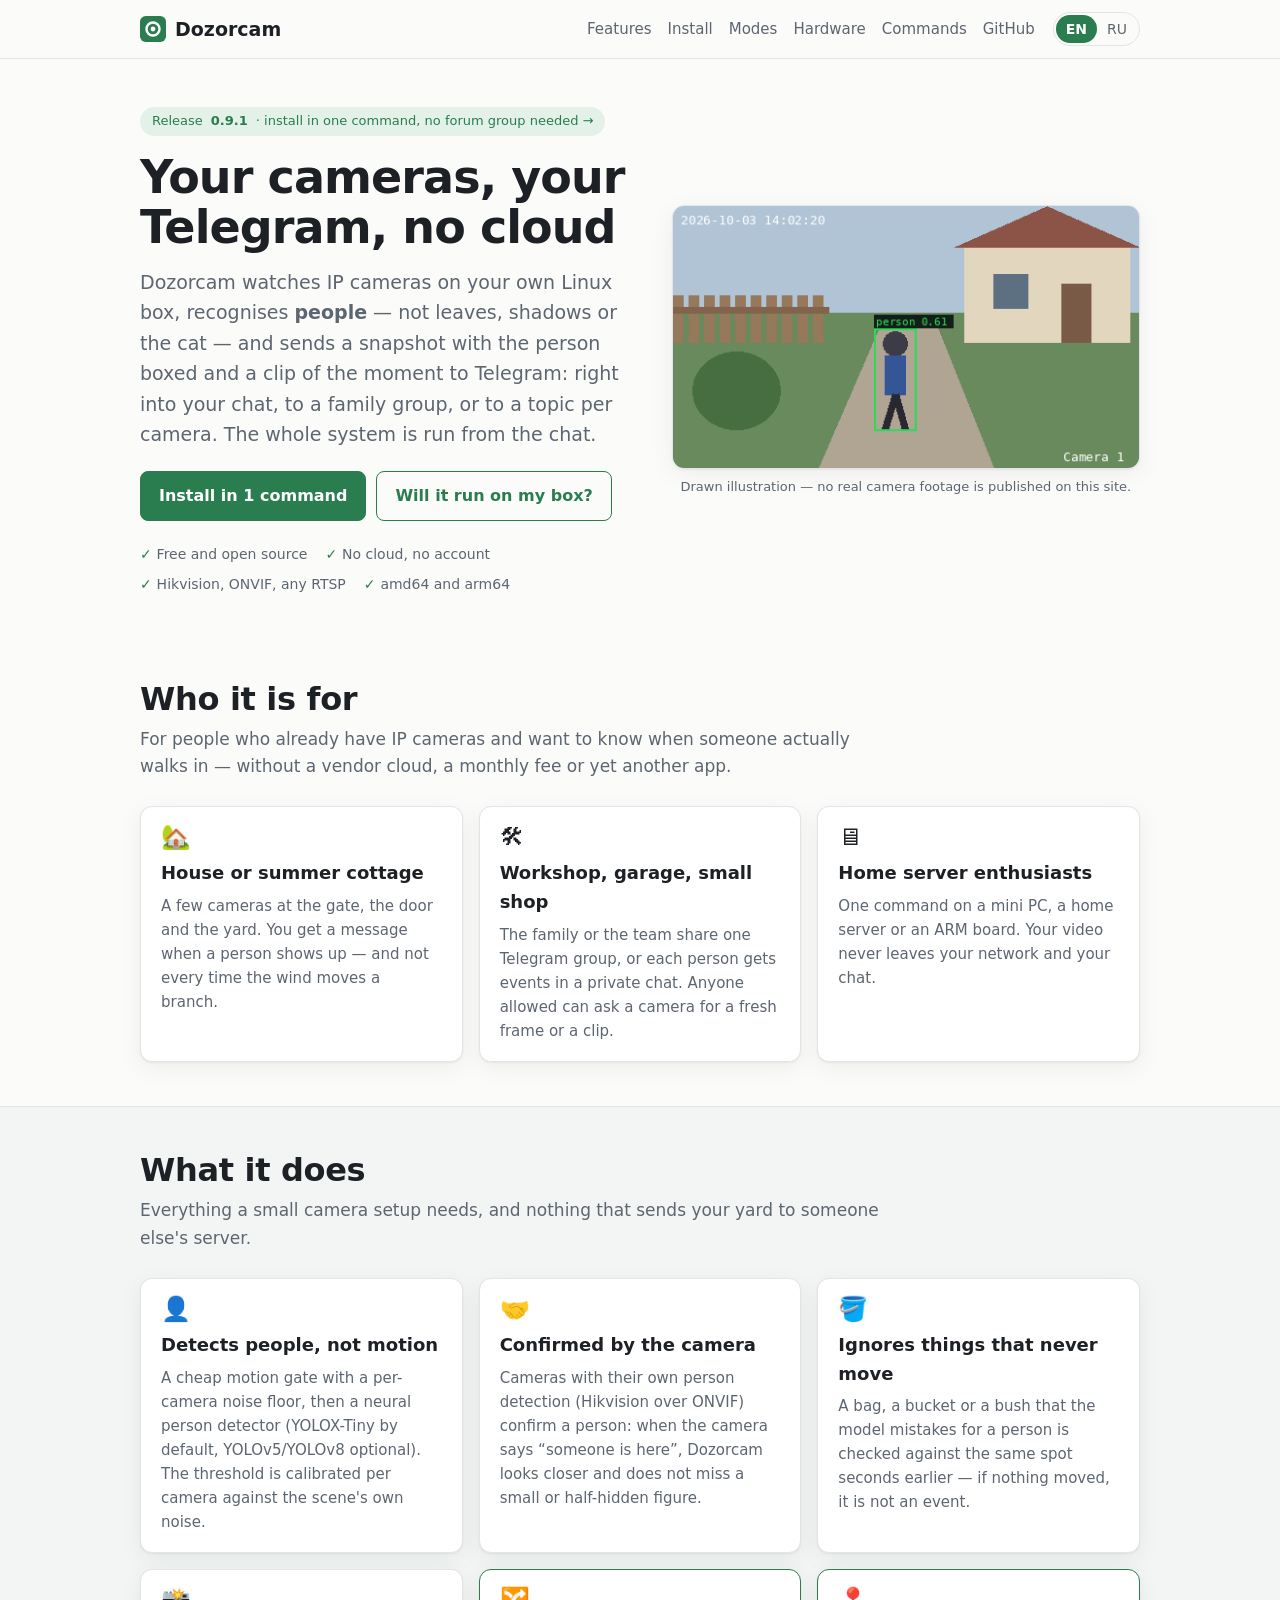
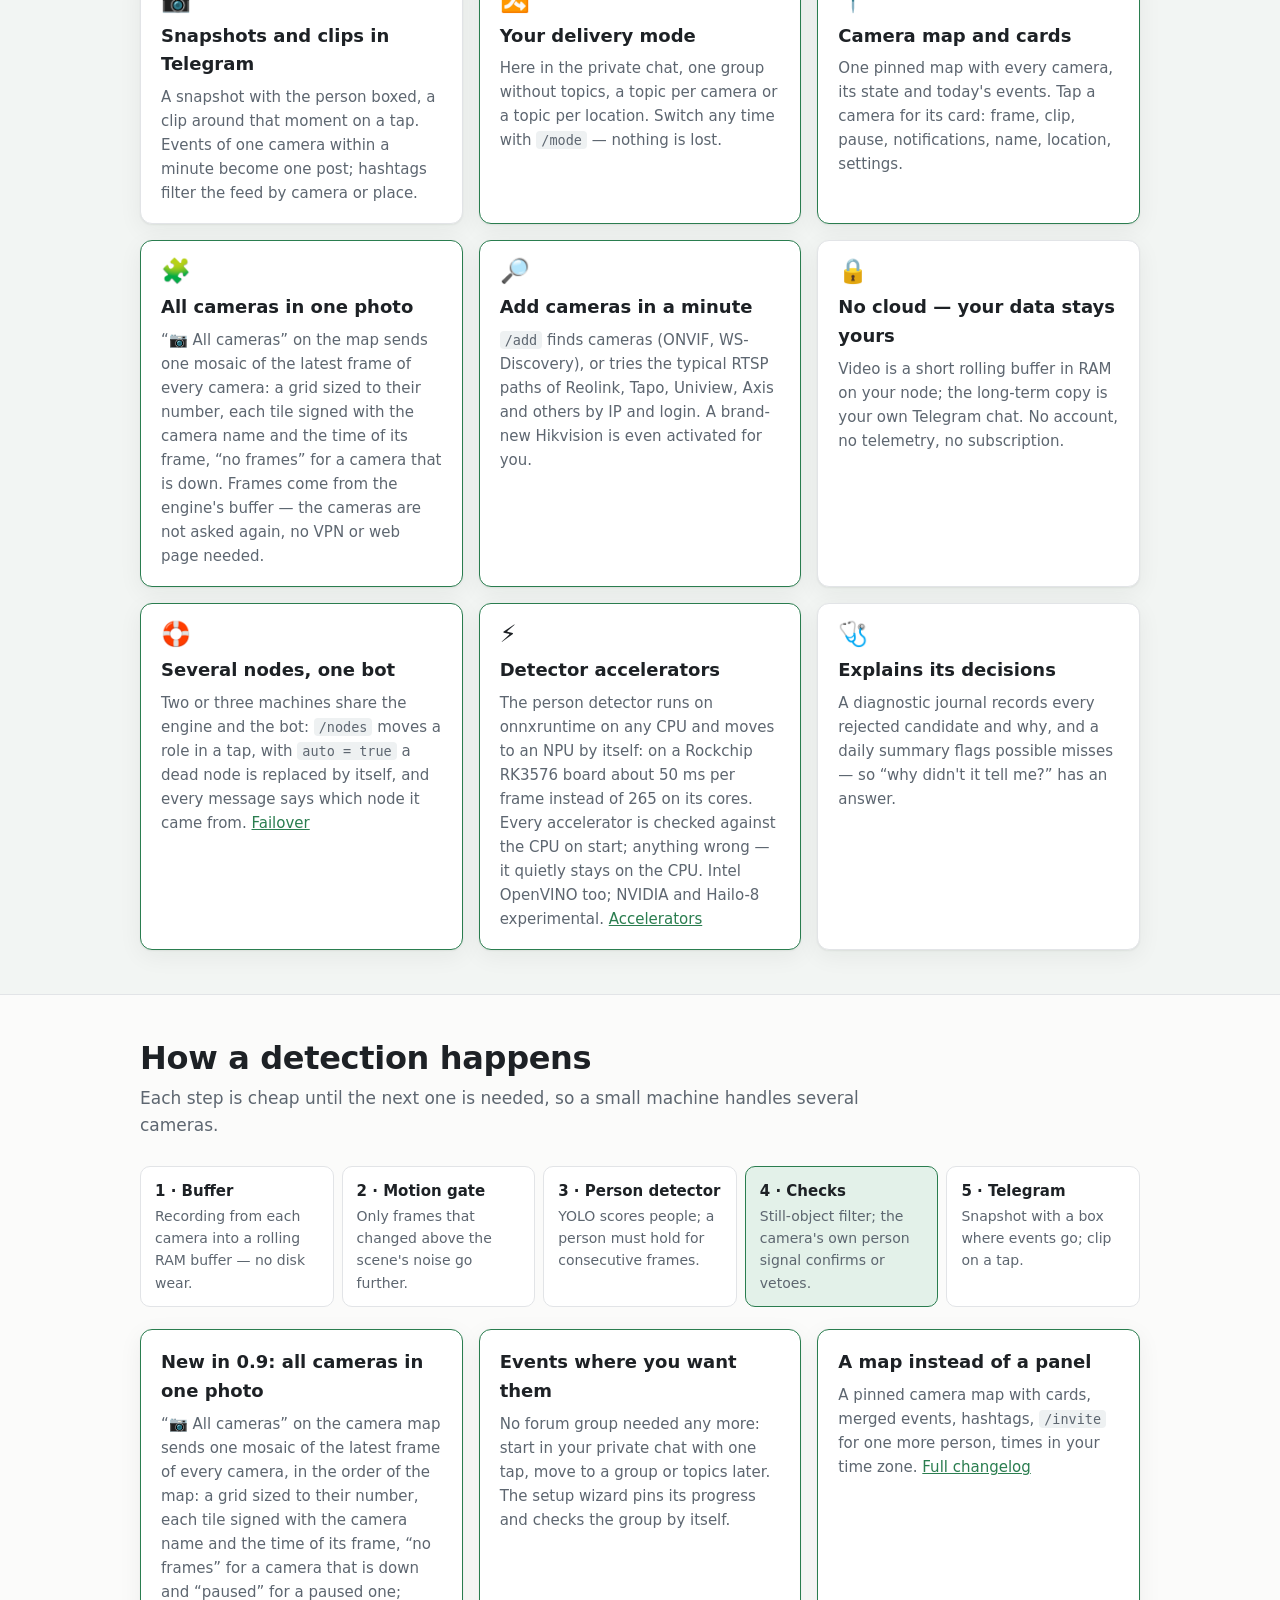
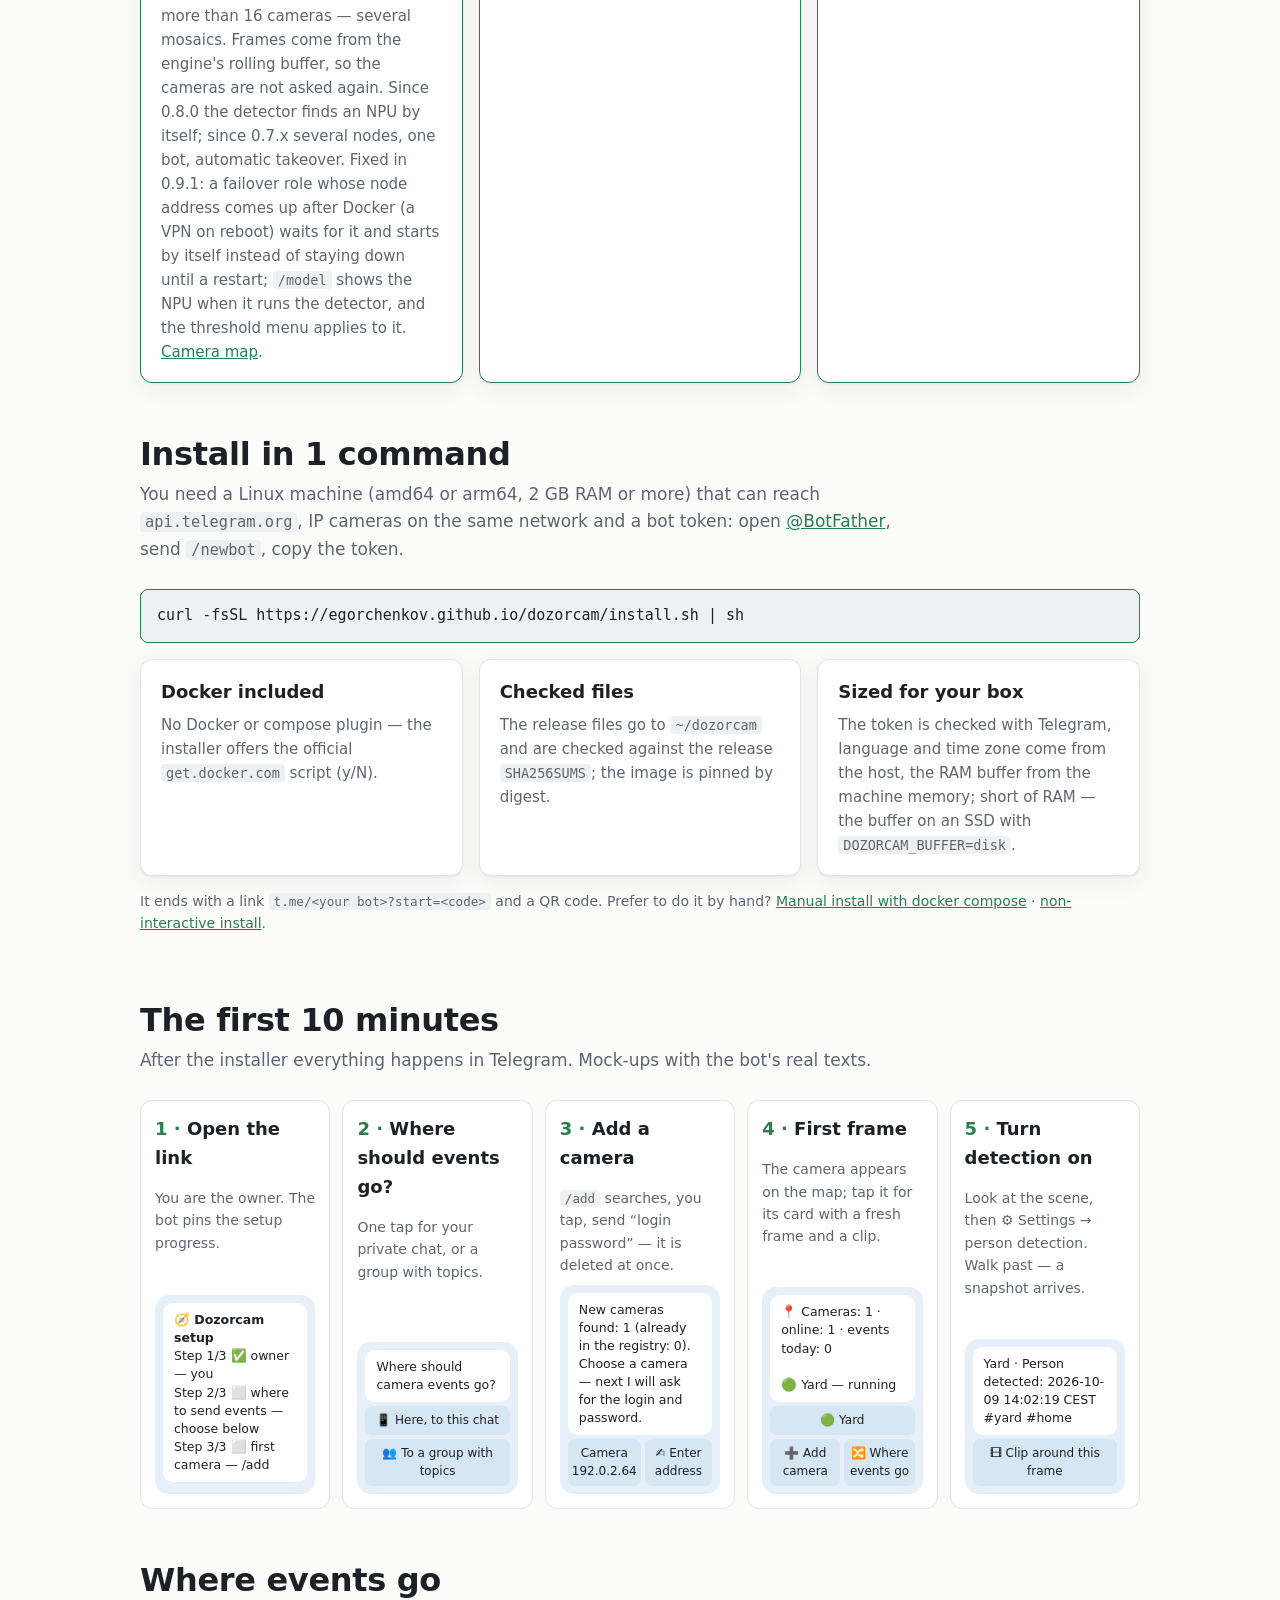
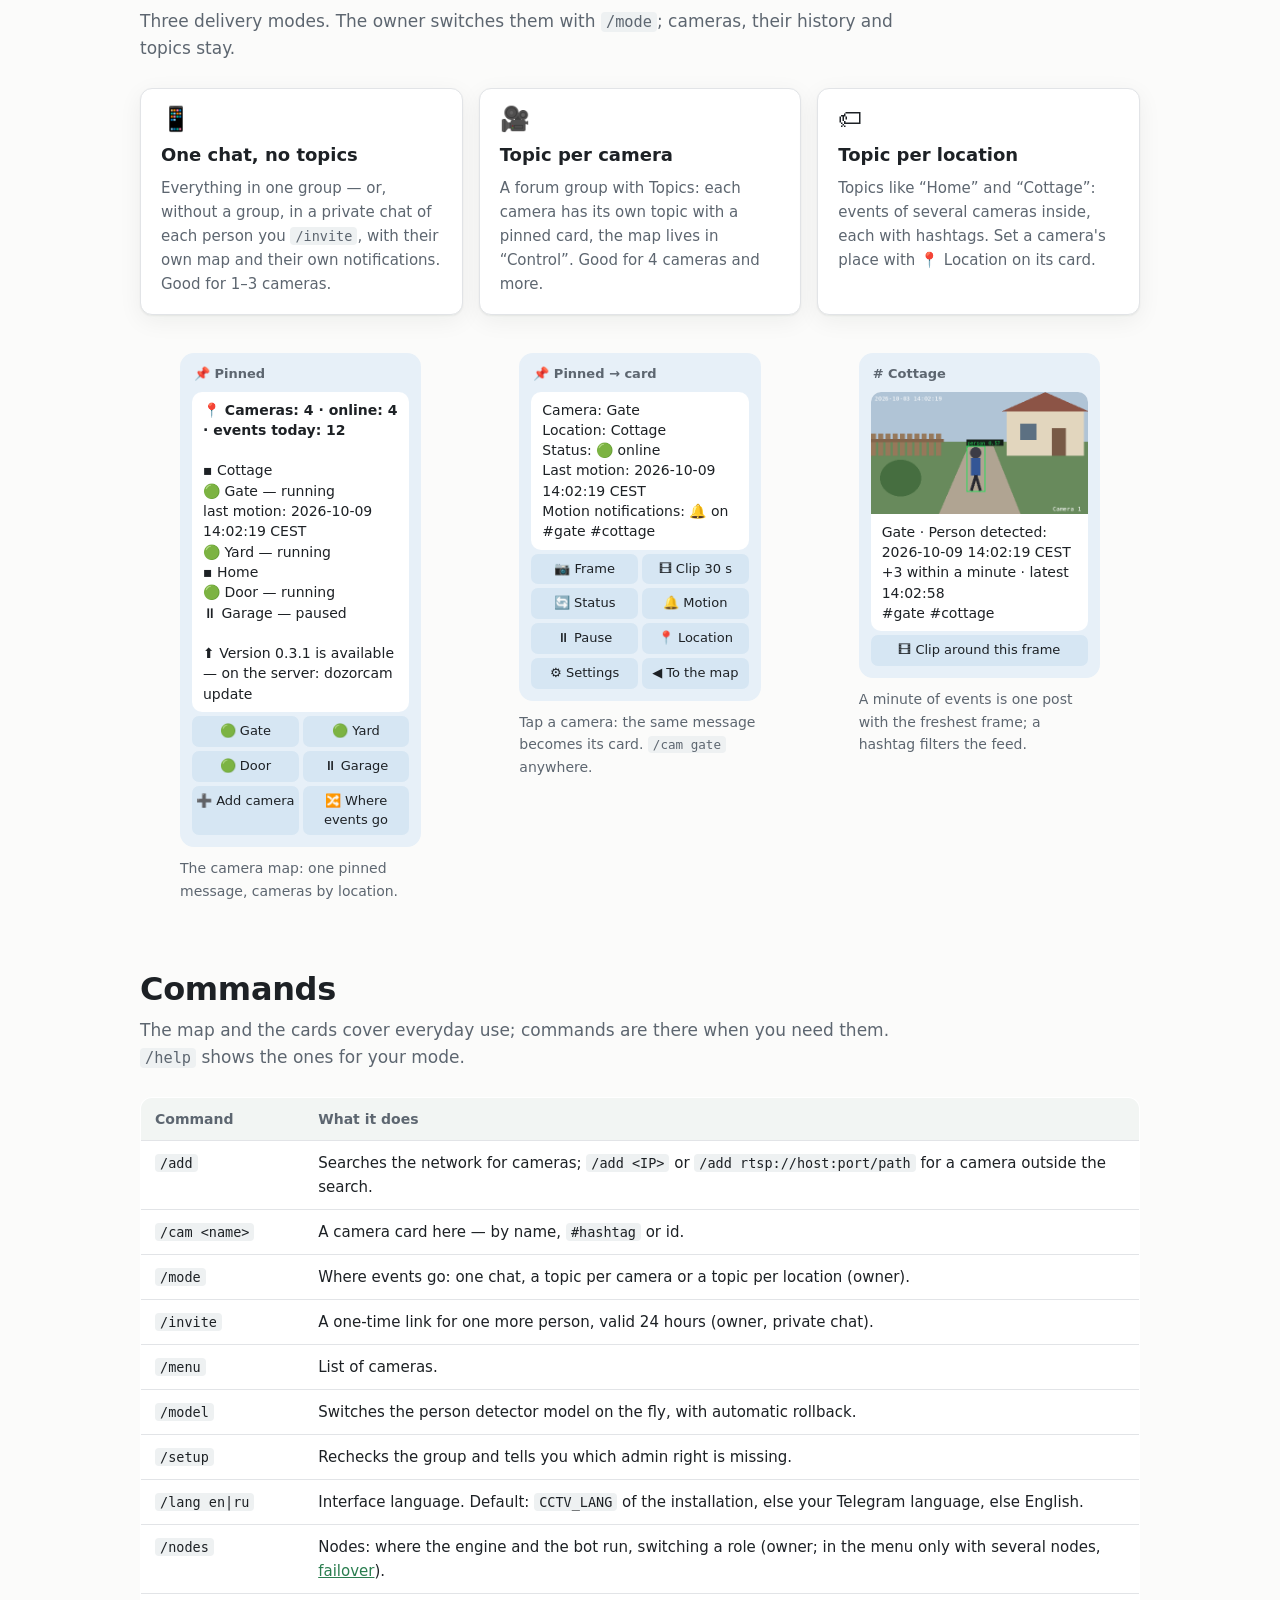
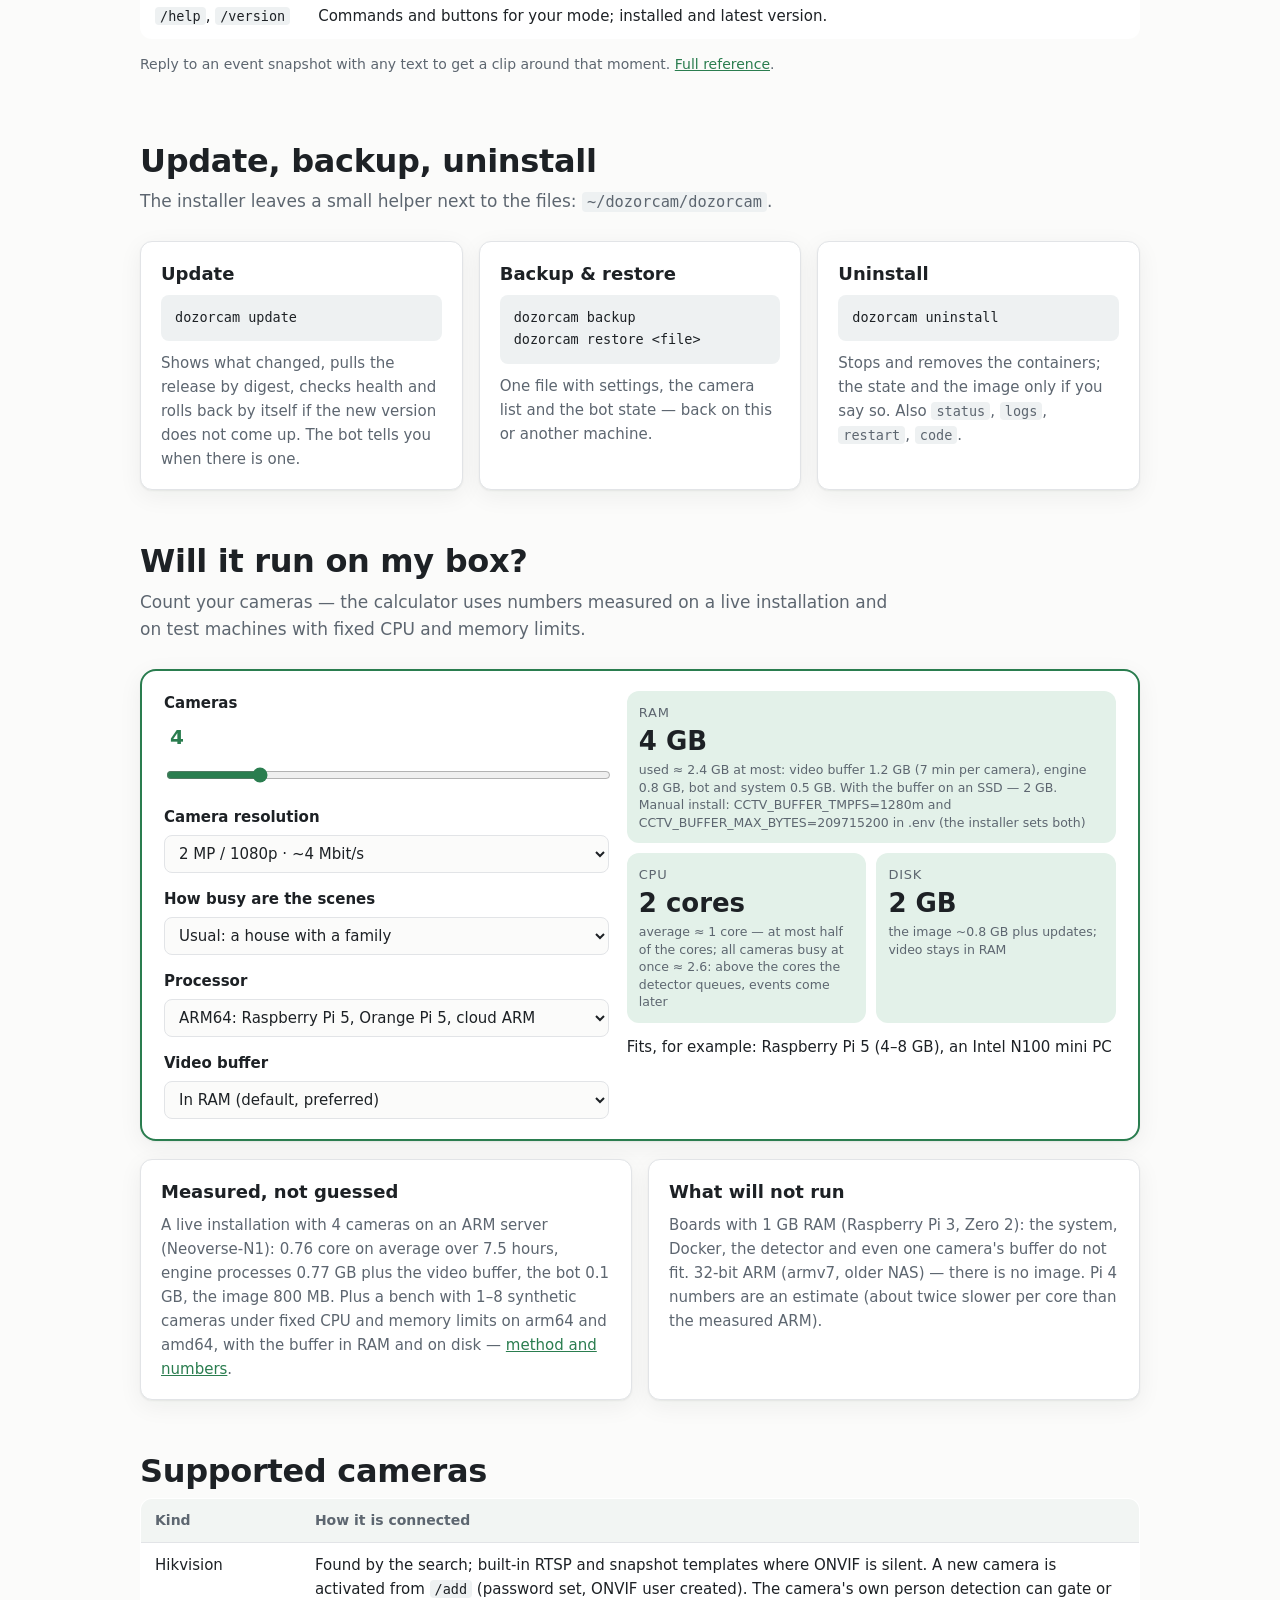
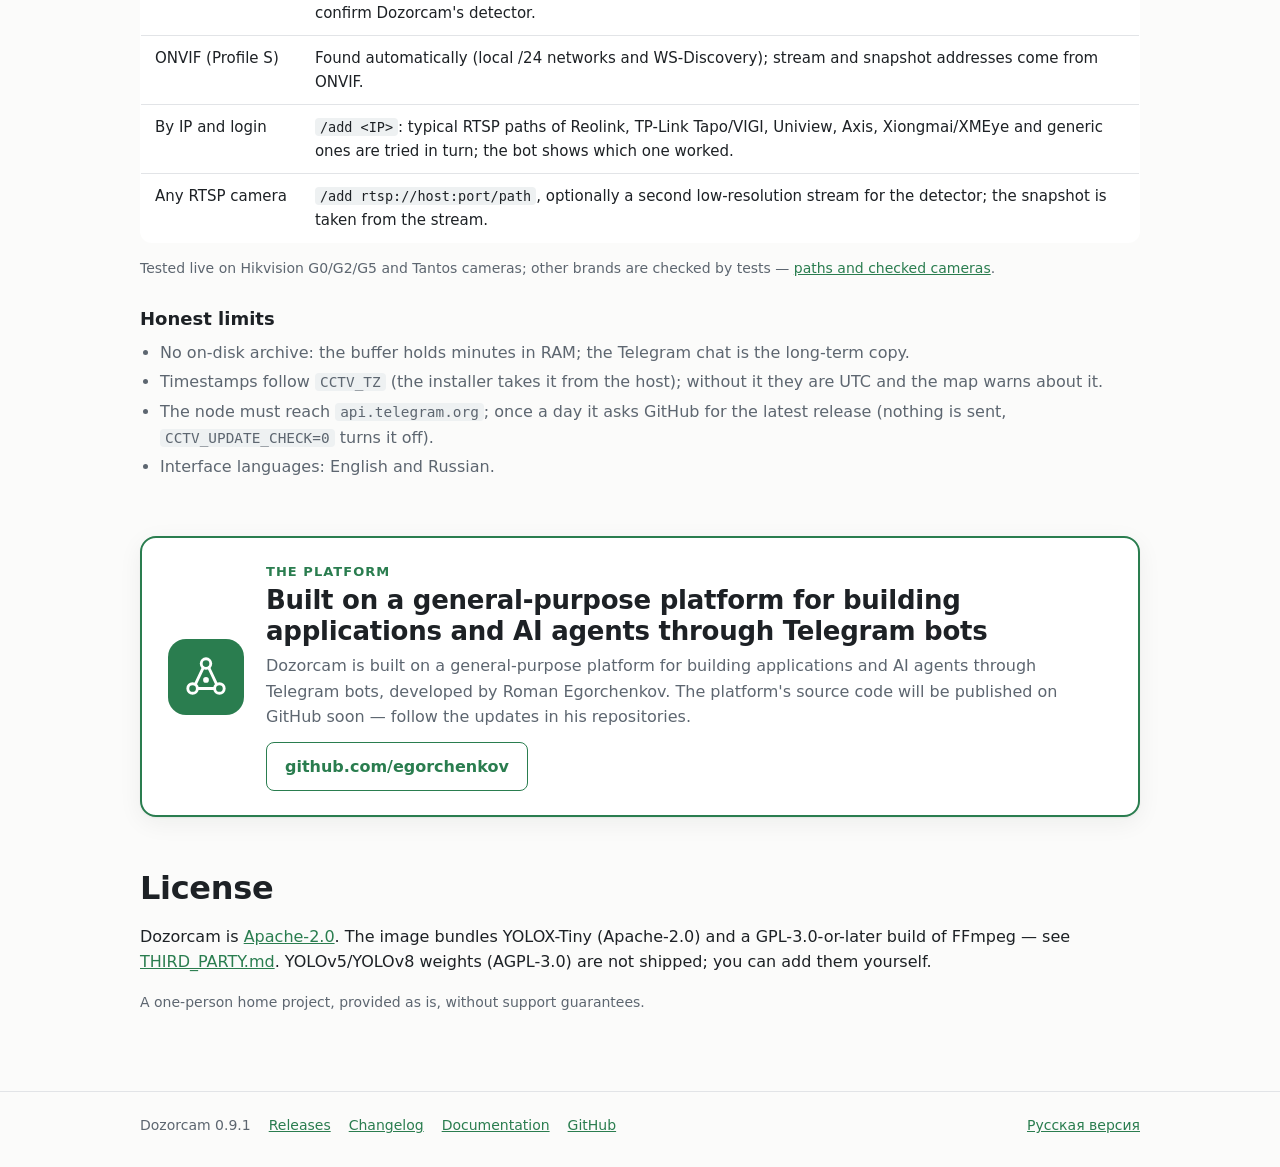
<file: docs/site/index.html>
<!doctype html>
<html lang="en">
<head>
<meta charset="utf-8">
<meta name="viewport" content="width=device-width, initial-scale=1">
<title>Dozorcam — self-hosted camera watcher with a Telegram front end</title>
<meta name="description" content="Dozorcam watches your IP cameras on your own Linux box, finds people and sends snapshots and clips to Telegram — to your chat, a group or a topic per camera. Install in one command. No cloud, no subscription.">
<meta property="og:title" content="Dozorcam — your cameras, your Telegram, no cloud">
<meta property="og:description" content="Self-hosted person detection for IP cameras with snapshots and clips in Telegram. Install in one command. Open source, Apache-2.0.">
<meta property="og:type" content="website">
<link rel="alternate" hreflang="ru" href="ru/">
<link rel="alternate" hreflang="en" href="./">
<link rel="icon" href="assets/favicon.svg" type="image/svg+xml">
<link rel="stylesheet" href="assets/style.css">
</head>
<body>
<header class="top">
  <div class="wrap">
    <a class="logo" href="./"><svg viewBox="0 0 32 32" aria-hidden="true"><rect width="32" height="32" rx="7" fill="#2a7d4f"/><circle cx="16" cy="16" r="8" fill="none" stroke="#fff" stroke-width="3"/><circle cx="16" cy="16" r="3" fill="#fff"/></svg>Dozorcam</a>
    <nav class="sections" aria-label="Sections">
      <a href="#features">Features</a><a href="#install">Install</a><a href="#modes">Modes</a><a href="#sizing">Hardware</a><a href="#usage">Commands</a><a href="https://github.com/egorchenkov/dozorcam">GitHub</a>
    </nav>
    <nav class="lang" aria-label="Language"><a href="./" aria-current="page">EN</a><a href="ru/" hreflang="ru" lang="ru">RU</a></nav>
  </div>
</header>

<main>
<div class="wrap">
<section class="hero" style="padding-top:48px">
  <div>
    <a class="badge" href="https://github.com/egorchenkov/dozorcam/releases/latest">Release <b><!--site:version-->0.9.1<!--/site--></b> · install in one command, no forum group needed →</a>
    <h1>Your cameras, your Telegram, no cloud</h1>
    <p class="lead">Dozorcam watches IP cameras on your own Linux box, recognises <b>people</b> — not leaves,
    shadows or the cat — and sends a snapshot with the person boxed and a clip of the moment to Telegram:
    right into your chat, to a family group, or to a topic per camera. The whole system is run from the chat.</p>
    <div class="cta">
      <a class="btn primary" href="#install">Install in 1 command</a>
      <a class="btn" href="#sizing">Will it run on my box?</a>
    </div>
    <ul class="facts">
      <li>Free and open source</li><li>No cloud, no account</li><li>Hikvision, ONVIF, any RTSP</li><li>amd64 and arm64</li>
    </ul>
  </div>
  <figure>
    <img src="assets/demo.gif" width="480" height="270" alt="Illustration: a person walks along a garden path and the detector draws a box around them">
    <figcaption>Drawn illustration — no real camera footage is published on this site.</figcaption>
  </figure>
</section>

<section id="who">
  <h2>Who it is for</h2>
  <p class="sub">For people who already have IP cameras and want to know when someone actually walks in — without
  a vendor cloud, a monthly fee or yet another app.</p>
  <div class="grid c3">
    <div class="card"><span class="ico">🏡</span><h3>House or summer cottage</h3><p>A few cameras at the gate, the door and the yard. You get a message when a person shows up — and not every time the wind moves a branch.</p></div>
    <div class="card"><span class="ico">🛠</span><h3>Workshop, garage, small shop</h3><p>The family or the team share one Telegram group, or each person gets events in a private chat. Anyone allowed can ask a camera for a fresh frame or a clip.</p></div>
    <div class="card"><span class="ico">🖥</span><h3>Home server enthusiasts</h3><p>One command on a mini PC, a home server or an ARM board. Your video never leaves your network and your chat.</p></div>
  </div>
</section>
</div>

<section id="features" class="alt">
<div class="wrap">
  <h2>What it does</h2>
  <p class="sub">Everything a small camera setup needs, and nothing that sends your yard to someone else's server.</p>
  <div class="grid c3">
    <div class="card"><span class="ico">👤</span><h3>Detects people, not motion</h3><p>A cheap motion gate with a per-camera noise floor, then a neural person detector (YOLOX-Tiny by default, YOLOv5/YOLOv8 optional). The threshold is calibrated per camera against the scene's own noise.</p></div>
    <div class="card"><span class="ico">🤝</span><h3>Confirmed by the camera</h3><p>Cameras with their own person detection (Hikvision over ONVIF) confirm a person: when the camera says “someone is here”, Dozorcam looks closer and does not miss a small or half-hidden figure.</p></div>
    <div class="card"><span class="ico">🪣</span><h3>Ignores things that never move</h3><p>A bag, a bucket or a bush that the model mistakes for a person is checked against the same spot seconds earlier — if nothing moved, it is not an event.</p></div>
    <div class="card"><span class="ico">📸</span><h3>Snapshots and clips in Telegram</h3><p>A snapshot with the person boxed, a clip around that moment on a tap. Events of one camera within a minute become one post; hashtags filter the feed by camera or place.</p></div>
    <div class="card new"><span class="ico">🔀</span><h3>Your delivery mode</h3><p>Here in the private chat, one group without topics, a topic per camera or a topic per location. Switch any time with <code>/mode</code> — nothing is lost.</p></div>
    <div class="card new"><span class="ico">📍</span><h3>Camera map and cards</h3><p>One pinned map with every camera, its state and today's events. Tap a camera for its card: frame, clip, pause, notifications, name, location, settings.</p></div>
    <div class="card new"><span class="ico">🧩</span><h3>All cameras in one photo</h3><p>“📷 All cameras” on the map sends one mosaic of the latest frame of every camera: a grid sized to their number, each tile signed with the camera name and the time of its frame, “no frames” for a camera that is down. Frames come from the engine's buffer — the cameras are not asked again, no VPN or web page needed.</p></div>
    <div class="card new"><span class="ico">🔎</span><h3>Add cameras in a minute</h3><p><code>/add</code> finds cameras (ONVIF, WS-Discovery), or tries the typical RTSP paths of Reolink, Tapo, Uniview, Axis and others by IP and login. A brand-new Hikvision is even activated for you.</p></div>
    <div class="card"><span class="ico">🔒</span><h3>No cloud — your data stays yours</h3><p>Video is a short rolling buffer in RAM on your node; the long-term copy is your own Telegram chat. No account, no telemetry, no subscription.</p></div>
    <div class="card new"><span class="ico">🛟</span><h3>Several nodes, one bot</h3><p>Two or three machines share the engine and the bot: <code>/nodes</code> moves a role in a tap, with <code>auto = true</code> a dead node is replaced by itself, and every message says which node it came from. <a href="https://github.com/egorchenkov/dozorcam/blob/master/docs/failover.md">Failover</a></p></div>
    <div class="card new"><span class="ico">⚡</span><h3>Detector accelerators</h3><p>The person detector runs on onnxruntime on any CPU and moves to an NPU by itself: on a Rockchip RK3576 board about 50 ms per frame instead of 265 on its cores. Every accelerator is checked against the CPU on start; anything wrong — it quietly stays on the CPU. Intel OpenVINO too; NVIDIA and Hailo-8 experimental. <a href="https://github.com/egorchenkov/dozorcam/blob/master/docs/accelerators.md">Accelerators</a></p></div>
    <div class="card"><span class="ico">🩺</span><h3>Explains its decisions</h3><p>A diagnostic journal records every rejected candidate and why, and a daily summary flags possible misses — so “why didn't it tell me?” has an answer.</p></div>
  </div>
</div>
</section>

<div class="wrap">
<section id="how">
  <h2>How a detection happens</h2>
  <p class="sub">Each step is cheap until the next one is needed, so a small machine handles several cameras.</p>
  <ol class="flow">
    <li><b>1 · Buffer</b>Recording from each camera into a rolling RAM buffer — no disk wear.</li>
    <li><b>2 · Motion gate</b>Only frames that changed above the scene's noise go further.</li>
    <li><b>3 · Person detector</b>YOLO scores people; a person must hold for consecutive frames.</li>
    <li class="hl"><b>4 · Checks</b>Still-object filter; the camera's own person signal confirms or vetoes.</li>
    <li><b>5 · Telegram</b>Snapshot with a box where events go; clip on a tap.</li>
  </ol>
  <div class="grid c3" style="margin-top:22px">
    <div class="card new"><h3>New in 0.9: all cameras in one photo</h3><p>“📷 All cameras” on the camera map sends one mosaic of the latest frame of every camera, in the order of the map: a grid sized to their number, each tile signed with the camera name and the time of its frame, “no frames” for a camera that is down and “paused” for a paused one; more than 16 cameras — several mosaics. Frames come from the engine's rolling buffer, so the cameras are not asked again. Since 0.8.0 the detector finds an NPU by itself; since 0.7.x several nodes, one bot, automatic takeover. Fixed in 0.9.1: a failover role whose node address comes up after Docker (a VPN on reboot) waits for it and starts by itself instead of staying down until a restart; <code>/model</code> shows the NPU when it runs the detector, and the threshold menu applies to it. <a href="https://github.com/egorchenkov/dozorcam/blob/master/docs/reference.md#camera-map-and-camera-card">Camera map</a>.</p></div>
    <div class="card new"><h3>Events where you want them</h3><p>No forum group needed any more: start in your private chat with one tap, move to a group or topics later. The setup wizard pins its progress and checks the group by itself.</p></div>
    <div class="card new"><h3>A map instead of a panel</h3><p>A pinned camera map with cards, merged events, hashtags, <code>/invite</code> for one more person, times in your time zone. <a href="https://github.com/egorchenkov/dozorcam/blob/master/CHANGELOG.md">Full changelog</a></p></div>
  </div>
</section>

<section id="install">
  <h2>Install in 1 command</h2>
  <p class="sub">You need a Linux machine (amd64 or arm64, 2 GB RAM or more) that can reach <code>api.telegram.org</code>, IP cameras on the same network and a bot token: open <a href="https://t.me/BotFather">@BotFather</a>, send <code>/newbot</code>, copy the token.</p>
<pre class="cmd"><code>curl -fsSL https://egorchenkov.github.io/dozorcam/install.sh | sh</code></pre>
  <div class="grid c3" style="margin-top:16px">
    <div class="card"><h3>Docker included</h3><p>No Docker or compose plugin — the installer offers the official <code>get.docker.com</code> script (y/N).</p></div>
    <div class="card"><h3>Checked files</h3><p>The release files go to <code>~/dozorcam</code> and are checked against the release <code>SHA256SUMS</code>; the image is pinned by digest.</p></div>
    <div class="card"><h3>Sized for your box</h3><p>The token is checked with Telegram, language and time zone come from the host, the RAM buffer from the machine memory; short of RAM — the buffer on an SSD with <code>DOZORCAM_BUFFER=disk</code>.</p></div>
  </div>
  <p class="note">It ends with a link <code>t.me/&lt;your bot&gt;?start=&lt;code&gt;</code> and a QR code. Prefer to do it by hand?
  <a href="https://github.com/egorchenkov/dozorcam/blob/master/docs/install.md#manual-install-with-docker-compose">Manual install with docker compose</a> ·
  <a href="https://github.com/egorchenkov/dozorcam/blob/master/docs/install.md#install-in-one-command">non-interactive install</a>.</p>
</section>

<section id="first">
  <h2>The first 10 minutes</h2>
  <p class="sub">After the installer everything happens in Telegram. Mock-ups with the bot's real texts.</p>
  <ol class="ten">
    <li><h3>Open the link</h3><p>You are the owner. The bot pins the setup progress.</p>
      <div class="chat mini"><div class="msg"><p><b>🧭 Dozorcam setup</b>
Step 1/3 ✅ owner — you
Step 2/3 ⬜ where to send events — choose below
Step 3/3 ⬜ first camera — /add</p></div></div></li>
    <li><h3>Where should events go?</h3><p>One tap for your private chat, or a group with topics.</p>
      <div class="chat mini"><div class="msg"><p>Where should camera events go?</p></div>
        <div class="btns"><span class="w">📱 Here, to this chat</span><span class="w">👥 To a group with topics</span></div></div></li>
    <li><h3>Add a camera</h3><p><code>/add</code> searches, you tap, send “login password” — it is deleted at once.</p>
      <div class="chat mini"><div class="msg"><p>New cameras found: 1 (already in the registry: 0).
Choose a camera — next I will ask for the login and password.</p></div>
        <div class="btns"><span>Camera 192.0.2.64</span><span>✍️ Enter address</span></div></div></li>
    <li><h3>First frame</h3><p>The camera appears on the map; tap it for its card with a fresh frame and a clip.</p>
      <div class="chat mini"><div class="msg"><p>📍 Cameras: 1 · online: 1 · events today: 0

🟢 Yard — running</p></div>
        <div class="btns"><span class="w">🟢 Yard</span><span>➕ Add camera</span><span>🔀 Where events go</span></div></div></li>
    <li><h3>Turn detection on</h3><p>Look at the scene, then ⚙️ Settings → person detection. Walk past — a snapshot arrives.</p>
      <div class="chat mini"><div class="msg"><p>Yard · Person detected: 2026-10-09 14:02:19 CEST
#yard #home</p></div>
        <div class="btns"><span class="w">🎞 Clip around this frame</span></div></div></li>
  </ol>
</section>

<section id="modes">
  <h2>Where events go</h2>
  <p class="sub">Three delivery modes. The owner switches them with <code>/mode</code>; cameras, their history and topics stay.</p>
  <div class="grid c3">
    <div class="card"><span class="ico">📱</span><h3>One chat, no topics</h3><p>Everything in one group — or, without a group, in a private chat of each person you <code>/invite</code>, with their own map and their own notifications. Good for 1–3 cameras.</p></div>
    <div class="card"><span class="ico">🎥</span><h3>Topic per camera</h3><p>A forum group with Topics: each camera has its own topic with a pinned card, the map lives in “Control”. Good for 4 cameras and more.</p></div>
    <div class="card"><span class="ico">🏷</span><h3>Topic per location</h3><p>Topics like “Home” and “Cottage”: events of several cameras inside, each with hashtags. Set a camera's place with 📍 Location on its card.</p></div>
  </div>
  <div class="shots" style="margin-top:22px">
    <figure class="shot">
      <div class="chat" aria-label="Camera map, illustration">
        <div class="topic">📌 Pinned</div>
        <div class="msg"><p class="mono"><b>📍 Cameras: 4 · online: 4 · events today: 12</b>

▪️ Cottage
🟢 Gate — running
    last motion: 2026-10-09 14:02:19 CEST
🟢 Yard — running
▪️ Home
🟢 Door — running
⏸ Garage — paused

⬆️ Version 0.3.1 is available — on the server: dozorcam update</p></div>
        <div class="btns"><span>🟢 Gate</span><span>🟢 Yard</span><span>🟢 Door</span><span>⏸ Garage</span><span>➕ Add camera</span><span>🔀 Where events go</span></div>
      </div>
      <figcaption>The camera map: one pinned message, cameras by location.</figcaption>
    </figure>
    <figure class="shot">
      <div class="chat" aria-label="Camera card, illustration">
        <div class="topic">📌 Pinned → card</div>
        <div class="msg"><p>Camera: Gate
Location: Cottage
Status: 🟢 online
Last motion: 2026-10-09 14:02:19 CEST
Motion notifications: 🔔 on
#gate #cottage</p></div>
        <div class="btns"><span>📷 Frame</span><span>🎞 Clip 30 s</span><span>🔄 Status</span><span>🔔 Motion</span><span>⏸ Pause</span><span>📍 Location</span><span>⚙️ Settings</span><span>◀ To the map</span></div>
      </div>
      <figcaption>Tap a camera: the same message becomes its card. <code>/cam gate</code> anywhere.</figcaption>
    </figure>
    <figure class="shot">
      <div class="chat" aria-label="Merged event, illustration">
        <div class="topic"># Cottage</div>
        <div class="msg"><img src="assets/event.png" width="480" height="270" alt="Event snapshot: a person on the path inside a detection box">
          <p>Gate · Person detected: 2026-10-09 14:02:19 CEST
+3 within a minute · latest 14:02:58
#gate #cottage</p></div>
        <div class="btns"><span class="w">🎞 Clip around this frame</span></div>
      </div>
      <figcaption>A minute of events is one post with the freshest frame; a hashtag filters the feed.</figcaption>
    </figure>
  </div>
</section>

<section id="usage">
  <h2>Commands</h2>
  <p class="sub">The map and the cards cover everyday use; commands are there when you need them. <code>/help</code> shows the ones for your mode.</p>
  <div class="table-scroll">
  <table>
    <tr><th>Command</th><th>What it does</th></tr>
    <tr><td><code>/add</code></td><td>Searches the network for cameras; <code>/add &lt;IP&gt;</code> or <code>/add rtsp://host:port/path</code> for a camera outside the search.</td></tr>
    <tr><td><code>/cam &lt;name&gt;</code></td><td>A camera card here — by name, <code>#hashtag</code> or id.</td></tr>
    <tr><td><code>/mode</code></td><td>Where events go: one chat, a topic per camera or a topic per location (owner).</td></tr>
    <tr><td><code>/invite</code></td><td>A one-time link for one more person, valid 24 hours (owner, private chat).</td></tr>
    <tr><td><code>/menu</code></td><td>List of cameras.</td></tr>
    <tr><td><code>/model</code></td><td>Switches the person detector model on the fly, with automatic rollback.</td></tr>
    <tr><td><code>/setup</code></td><td>Rechecks the group and tells you which admin right is missing.</td></tr>
    <tr><td><code>/lang en|ru</code></td><td>Interface language. Default: <code>CCTV_LANG</code> of the installation, else your Telegram language, else English.</td></tr>
    <tr><td><code>/nodes</code></td><td>Nodes: where the engine and the bot run, switching a role (owner; in the menu only with several nodes, <a href="https://github.com/egorchenkov/dozorcam/blob/master/docs/failover.md">failover</a>).</td></tr>
    <tr><td><code>/help</code>, <code>/version</code></td><td>Commands and buttons for your mode; installed and latest version.</td></tr>
  </table>
  </div>
  <p class="note">Reply to an event snapshot with any text to get a clip around that moment.
  <a href="https://github.com/egorchenkov/dozorcam/blob/master/docs/reference.md">Full reference</a>.</p>
</section>

<section id="life">
  <h2>Update, backup, uninstall</h2>
  <p class="sub">The installer leaves a small helper next to the files: <code>~/dozorcam/dozorcam</code>.</p>
  <div class="grid c3">
    <div class="card"><h3>Update</h3><pre><code>dozorcam update</code></pre><p>Shows what changed, pulls the release by digest, checks health and rolls back by itself if the new version does not come up. The bot tells you when there is one.</p></div>
    <div class="card"><h3>Backup &amp; restore</h3><pre><code>dozorcam backup
dozorcam restore &lt;file&gt;</code></pre><p>One file with settings, the camera list and the bot state — back on this or another machine.</p></div>
    <div class="card"><h3>Uninstall</h3><pre><code>dozorcam uninstall</code></pre><p>Stops and removes the containers; the state and the image only if you say so. Also <code>status</code>, <code>logs</code>, <code>restart</code>, <code>code</code>.</p></div>
  </div>
</section>

<section id="sizing">
  <h2>Will it run on my box?</h2>
  <p class="sub">Count your cameras — the calculator uses numbers measured on a live installation and on test machines with fixed CPU and memory limits.</p>
  <div class="calc" id="calc">
    <form class="calc-in" onsubmit="return false">
      <label>Cameras <output id="c-n-out">4</output>
        <input type="range" id="c-n" min="1" max="16" value="4"></label>
      <label>Camera resolution
        <select id="c-res">
          <option value="4">2 MP / 1080p · ~4 Mbit/s</option>
          <option value="6">4–5 MP · ~6 Mbit/s</option>
          <option value="8">8 MP / 4K · ~8 Mbit/s</option>
          <option value="2">H.265 or a low bitrate · ~2 Mbit/s</option>
        </select></label>
      <label>How busy are the scenes
        <select id="c-act">
          <option value="0.05">Quiet: a yard, a door at night</option>
          <option value="0.15" selected>Usual: a house with a family</option>
          <option value="0.4">Busy: a street, trees in the wind</option>
        </select></label>
      <label>Processor
        <select id="c-arch">
          <option value="arm">ARM64: Raspberry Pi 5, Orange Pi 5, cloud ARM</option>
          <option value="n100">x86-64 mini PC: Intel N100 and similar</option>
          <option value="x86">x86-64 desktop or server CPU, 2020 or newer</option>
          <option value="a72">ARM64, older: Raspberry Pi 4</option>
        </select></label>
      <label>Video buffer
        <select id="c-buf">
          <option value="ram" selected>In RAM (default, preferred)</option>
          <option value="ssd">On an SSD (when RAM is short)</option>
        </select></label>
    </form>
    <div class="calc-out" aria-live="polite">
      <div class="res"><span>RAM</span><b id="r-ram">4 GB</b><small id="r-ram-d"></small></div>
      <div class="res"><span>CPU</span><b id="r-cpu">4 cores</b><small id="r-cpu-d"></small></div>
      <div class="res"><span>Disk</span><b id="r-disk">2 GB</b><small id="r-disk-d">the image ~0.8 GB plus updates; video stays in RAM</small></div>
      <p class="pick" id="r-pick"></p>
      <p class="warn" id="r-warn" hidden></p>
    </div>
  </div>
  <noscript><p class="note">The calculator needs JavaScript. Rule of thumb for 2 MP cameras: 1–2 — 2 GB RAM and 2 cores, 3–4 — 4 GB and 2 cores, 5–8 — 4–6 GB and 4 cores, 9–16 — 8–16 GB and 6–8 cores; with the video buffer on an SSD RAM drops to 2 GB up to 6 cameras and 4 GB up to 16.</p></noscript>
  <div class="grid c2" style="margin-top:18px">
    <div class="card"><h3>Measured, not guessed</h3><p>A live installation with 4 cameras on an ARM server (Neoverse-N1): 0.76 core on average over 7.5 hours, engine processes 0.77 GB plus the video buffer, the bot 0.1 GB, the image 800 MB. Plus a bench with 1–8 synthetic cameras under fixed CPU and memory limits on arm64 and amd64, with the buffer in RAM and on disk — <a href="https://github.com/egorchenkov/dozorcam/blob/master/docs/sizing.md">method and numbers</a>.</p></div>
    <div class="card"><h3>What will not run</h3><p>Boards with 1 GB RAM (Raspberry Pi 3, Zero 2): the system, Docker, the detector and even one camera's buffer do not fit. 32-bit ARM (armv7, older NAS) — there is no image. Pi 4 numbers are an estimate (about twice slower per core than the measured ARM).</p></div>
  </div>
</section>

<section id="cameras">
  <h2>Supported cameras</h2>
  <div class="table-scroll">
  <table>
    <tr><th>Kind</th><th>How it is connected</th></tr>
    <tr><td>Hikvision</td><td>Found by the search; built-in RTSP and snapshot templates where ONVIF is silent. A new camera is activated from <code>/add</code> (password set, ONVIF user created). The camera's own person detection can gate or confirm Dozorcam's detector.</td></tr>
    <tr><td>ONVIF (Profile S)</td><td>Found automatically (local /24 networks and WS-Discovery); stream and snapshot addresses come from ONVIF.</td></tr>
    <tr><td>By IP and login</td><td><code>/add &lt;IP&gt;</code>: typical RTSP paths of Reolink, TP-Link Tapo/VIGI, Uniview, Axis, Xiongmai/XMEye and generic ones are tried in turn; the bot shows which one worked.</td></tr>
    <tr><td>Any RTSP camera</td><td><code>/add rtsp://host:port/path</code>, optionally a second low-resolution stream for the detector; the snapshot is taken from the stream.</td></tr>
  </table>
  </div>
  <p class="note">Tested live on Hikvision G0/G2/G5 and Tantos cameras; other brands are checked by tests — <a href="https://github.com/egorchenkov/dozorcam/blob/master/docs/cameras.md">paths and checked cameras</a>.</p>
  <h3 style="margin-top:26px">Honest limits</h3>
  <ul class="limits">
    <li>No on-disk archive: the buffer holds minutes in RAM; the Telegram chat is the long-term copy.</li>
    <li>Timestamps follow <code>CCTV_TZ</code> (the installer takes it from the host); without it they are UTC and the map warns about it.</li>
    <li>The node must reach <code>api.telegram.org</code>; once a day it asks GitHub for the latest release (nothing is sent, <code>CCTV_UPDATE_CHECK=0</code> turns it off).</li>
    <li>Interface languages: English and Russian.</li>
  </ul>
</section>

<section id="platform">
  <div class="platform">
    <div class="mark" aria-hidden="true"><svg viewBox="0 0 48 48" fill="none" stroke="#fff" stroke-width="3" stroke-linecap="round" stroke-linejoin="round"><circle cx="24" cy="10" r="5"/><circle cx="10" cy="36" r="5"/><circle cx="38" cy="36" r="5"/><path d="M21 14.5 13 31.5M27 14.5l8 17M15 36h18"/><circle cx="24" cy="27" r="3" fill="#fff" stroke="none"/></svg></div>
    <div>
      <div class="kicker">The platform</div>
      <h2>Built on <!--site:platform.en-->a general-purpose platform for building applications and AI agents through Telegram bots<!--/site--></h2>
      <p>Dozorcam is built on <!--site:platform.en-->a general-purpose platform for building applications and AI agents through Telegram bots<!--/site-->, developed by Roman Egorchenkov.
      The platform's source code will be published on GitHub soon — follow the updates in his repositories.</p>
      <a class="btn" href="https://github.com/egorchenkov">github.com/egorchenkov</a>
    </div>
  </div>
</section>

<section id="license">
  <h2>License</h2>
  <p>Dozorcam is <a href="https://github.com/egorchenkov/dozorcam/blob/master/LICENSE">Apache-2.0</a>. The image bundles
  YOLOX-Tiny (Apache-2.0) and a GPL-3.0-or-later build of FFmpeg — see
  <a href="https://github.com/egorchenkov/dozorcam/blob/master/THIRD_PARTY.md">THIRD_PARTY.md</a>. YOLOv5/YOLOv8 weights
  (AGPL-3.0) are not shipped; you can add them yourself.</p>
  <p class="note">A one-person home project, provided as is, without support guarantees.</p>
</section>
</div>
</main>

<footer>
  <div class="wrap">
    <span>Dozorcam <!--site:version-->0.9.1<!--/site--></span>
    <a href="https://github.com/egorchenkov/dozorcam/releases">Releases</a>
    <a href="https://github.com/egorchenkov/dozorcam/blob/master/CHANGELOG.md">Changelog</a>
    <a href="https://github.com/egorchenkov/dozorcam/blob/master/docs/README.md">Documentation</a>
    <a href="https://github.com/egorchenkov/dozorcam">GitHub</a>
    <span class="sep"></span>
    <a href="ru/" hreflang="ru" lang="ru">Русская версия</a>
  </div>
</footer>
<script>
var CALC_TEXT = {
  gb: " GB", cores: function (n) { return n + (n === 1 ? " core" : " cores"); },
  over: "more than 32 GB",
  ramD: "used ≈ {use} GB at most: video buffer {buf} GB ({min} min per camera), engine {eng} GB, bot and system {sys} GB",
  ramSsd: "used ≈ {use} GB: engine {eng} GB, bot and system {sys} GB; the video buffer is on the SSD",
  ssdHint: "With the buffer on an SSD — {gb} GB",
  tmpfs: "Manual install: CCTV_BUFFER_TMPFS={tmpfs}m and CCTV_BUFFER_MAX_BYTES={cap} in .env (the installer sets both)",
  cpuD: "average ≈ {avg} core — at most half of the cores; all cameras busy at once ≈ {peak}: above the cores the detector queues, events come later",
  diskRam: "the image ~0.8 GB plus updates; video stays in RAM",
  diskSsd: "SSD: image and updates plus the buffer {buf} GB; writes ≈ {rate} MB/s nonstop, ≈ {tb} TB a year — compare with the TBW of your SSD. Not an HDD or an SD card",
  pick: { 2: "Raspberry Pi 4/5 (2 GB+), Orange Pi 5, any mini PC", 4: "Raspberry Pi 5 (4–8 GB), an Intel N100 mini PC",
          8: "Intel N100/N305 mini PC with 8 GB, a home server", 16: "a home server or a NAS with 16 GB (amd64/arm64)",
          32: "a server with 32 GB — or split cameras between two installations" },
  example: "Fits, for example: ",
  slow: "Pi 4 numbers are an estimate: its cores are about twice slower than the measured ARM.",
  lag: "So many busy scenes keep the detector queue full: events will come late. Use the camera's own person detection or split the cameras between two installations.",
  est: "Mini PC numbers are an estimate: an N100 core counted like one vCPU of the measured x86 server, the person model a bit slower (no AVX-512).",
  split: "More than 16 GB: better split the cameras between two installations."
};
</script>
<script src="assets/calc.js"></script>
</body>
</html>
</file>
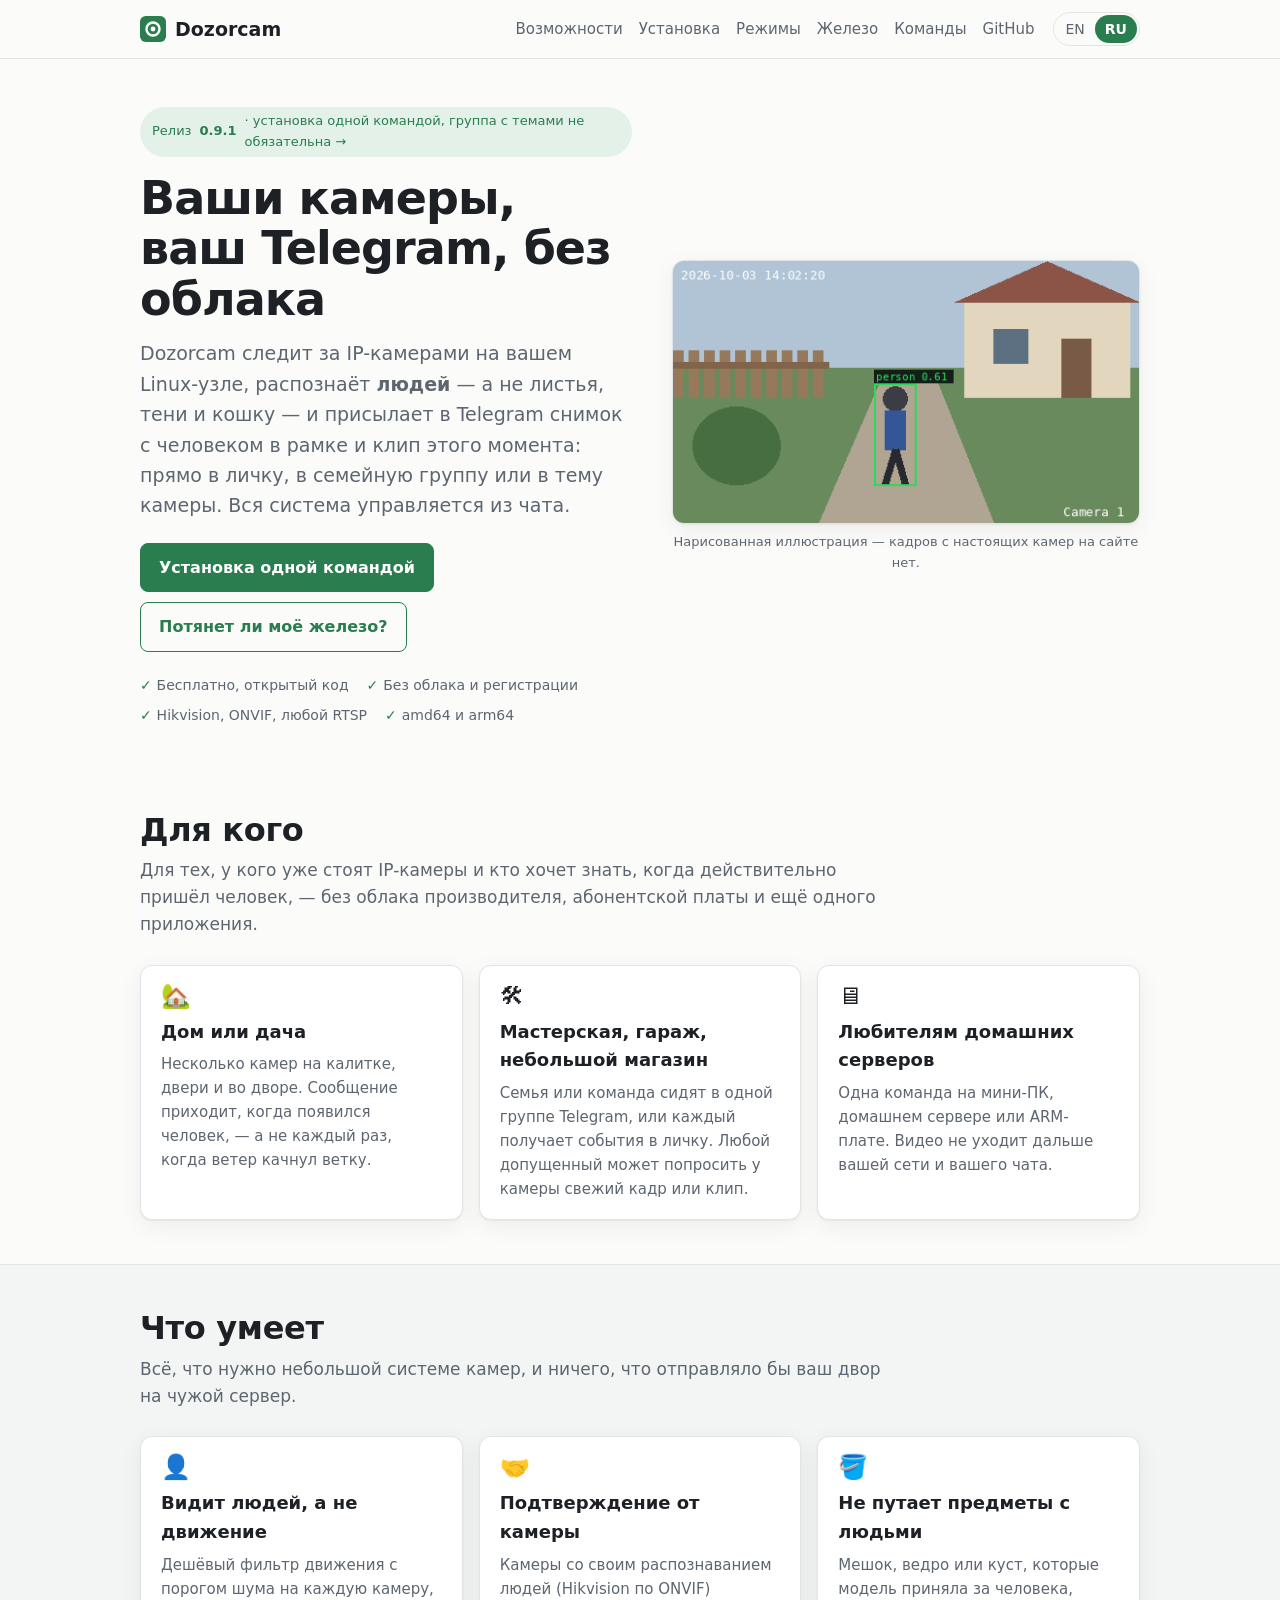
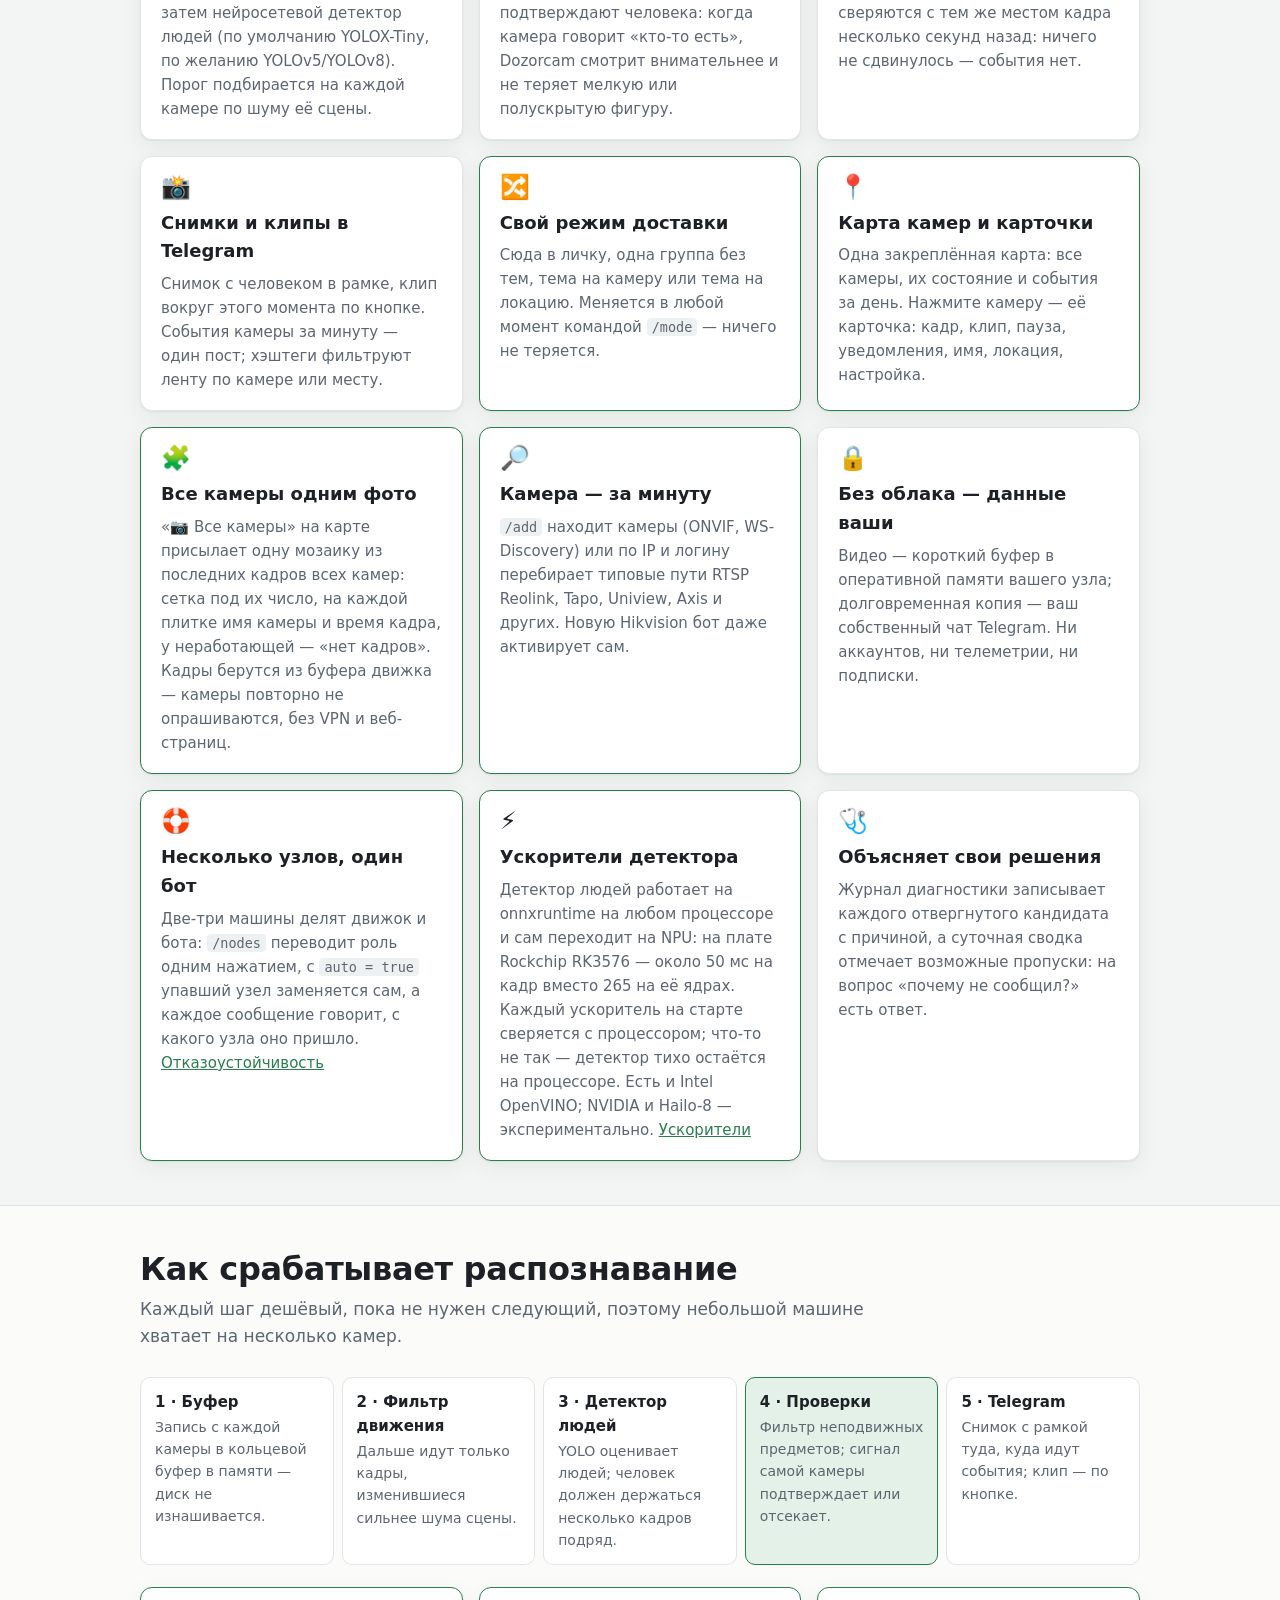
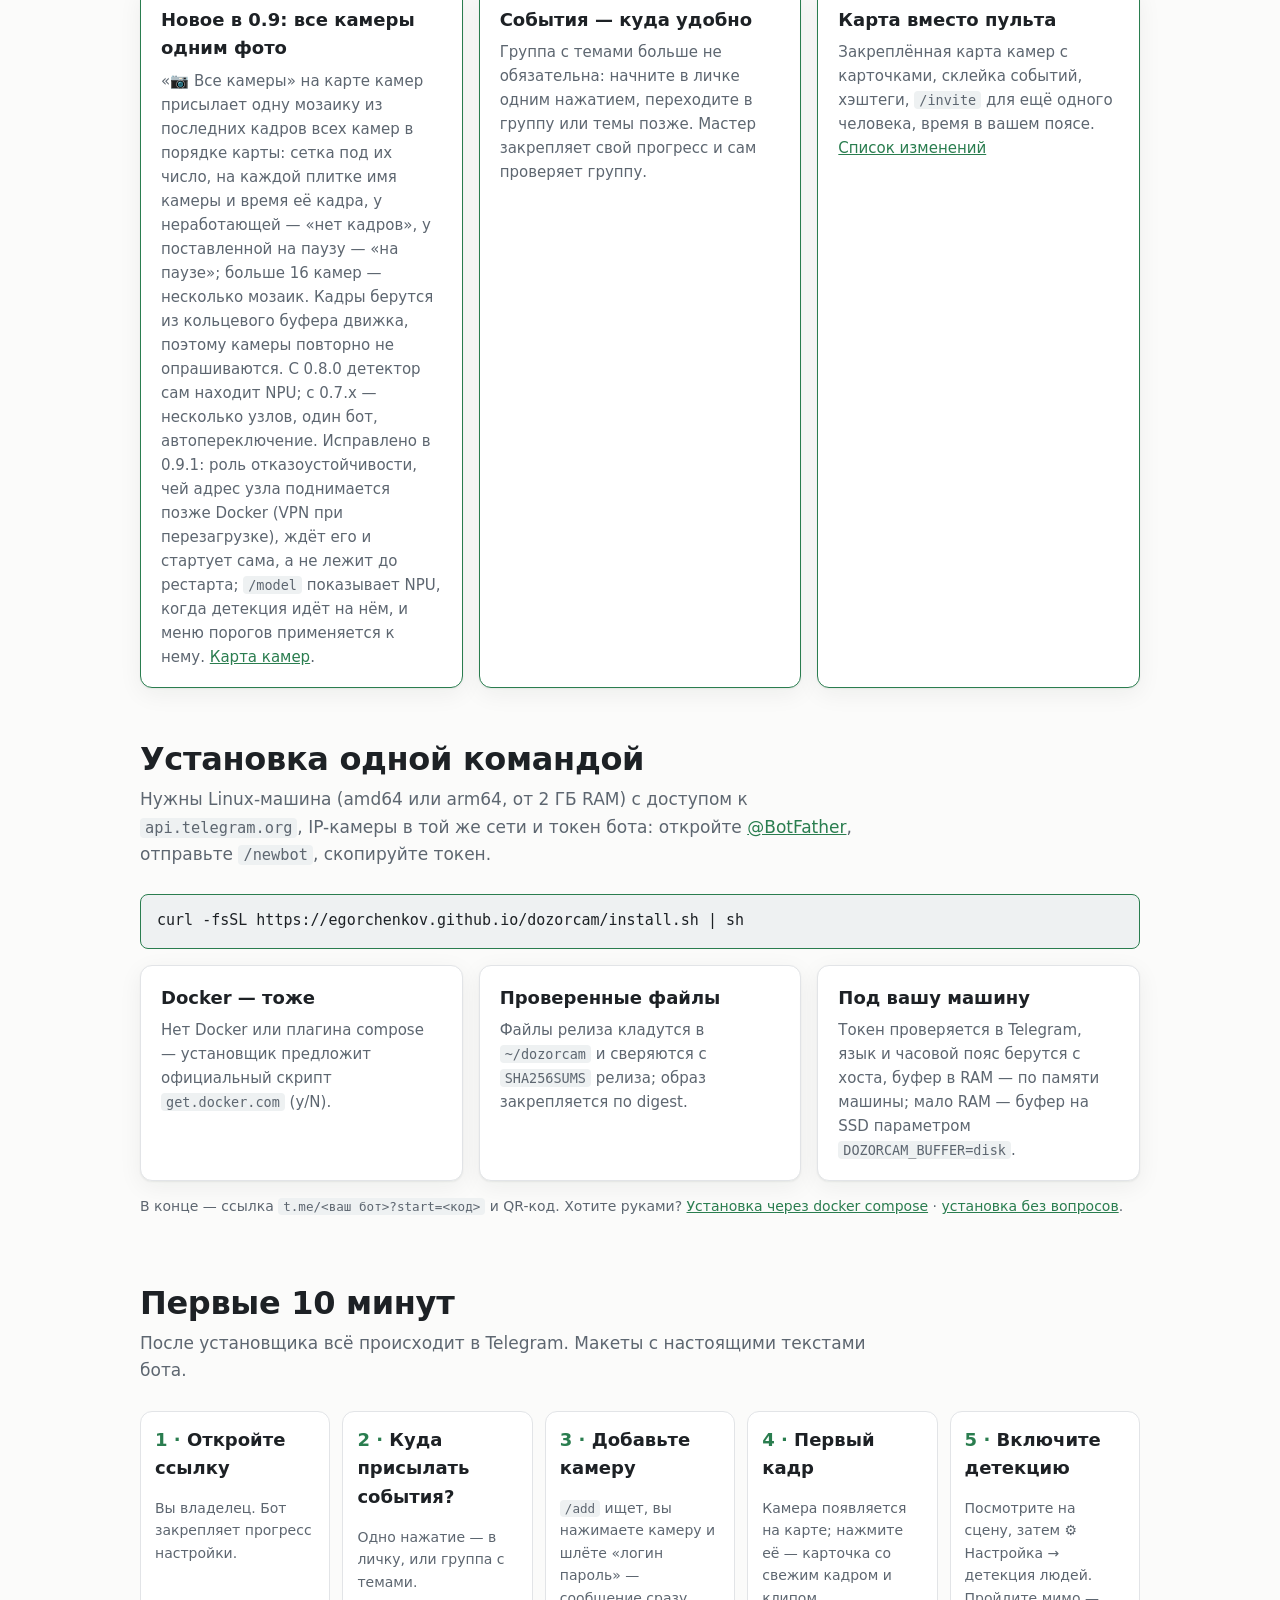
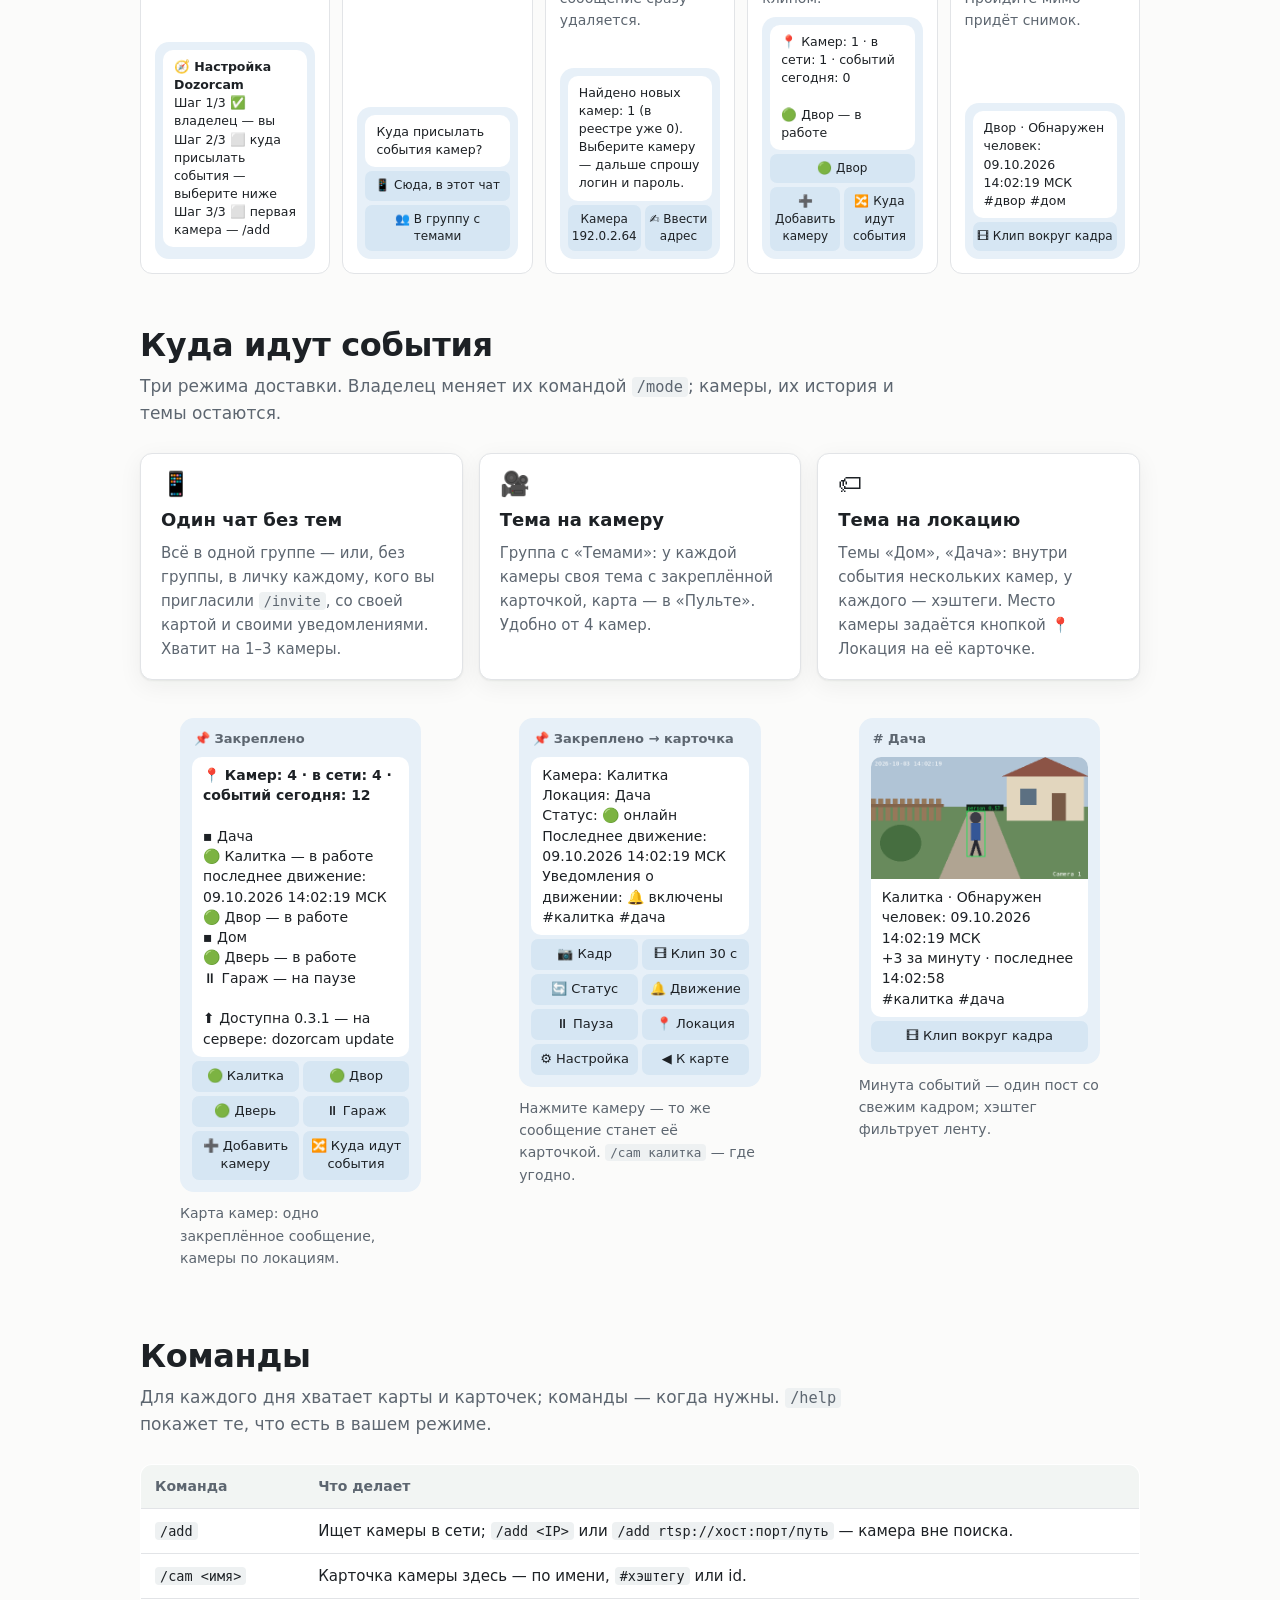
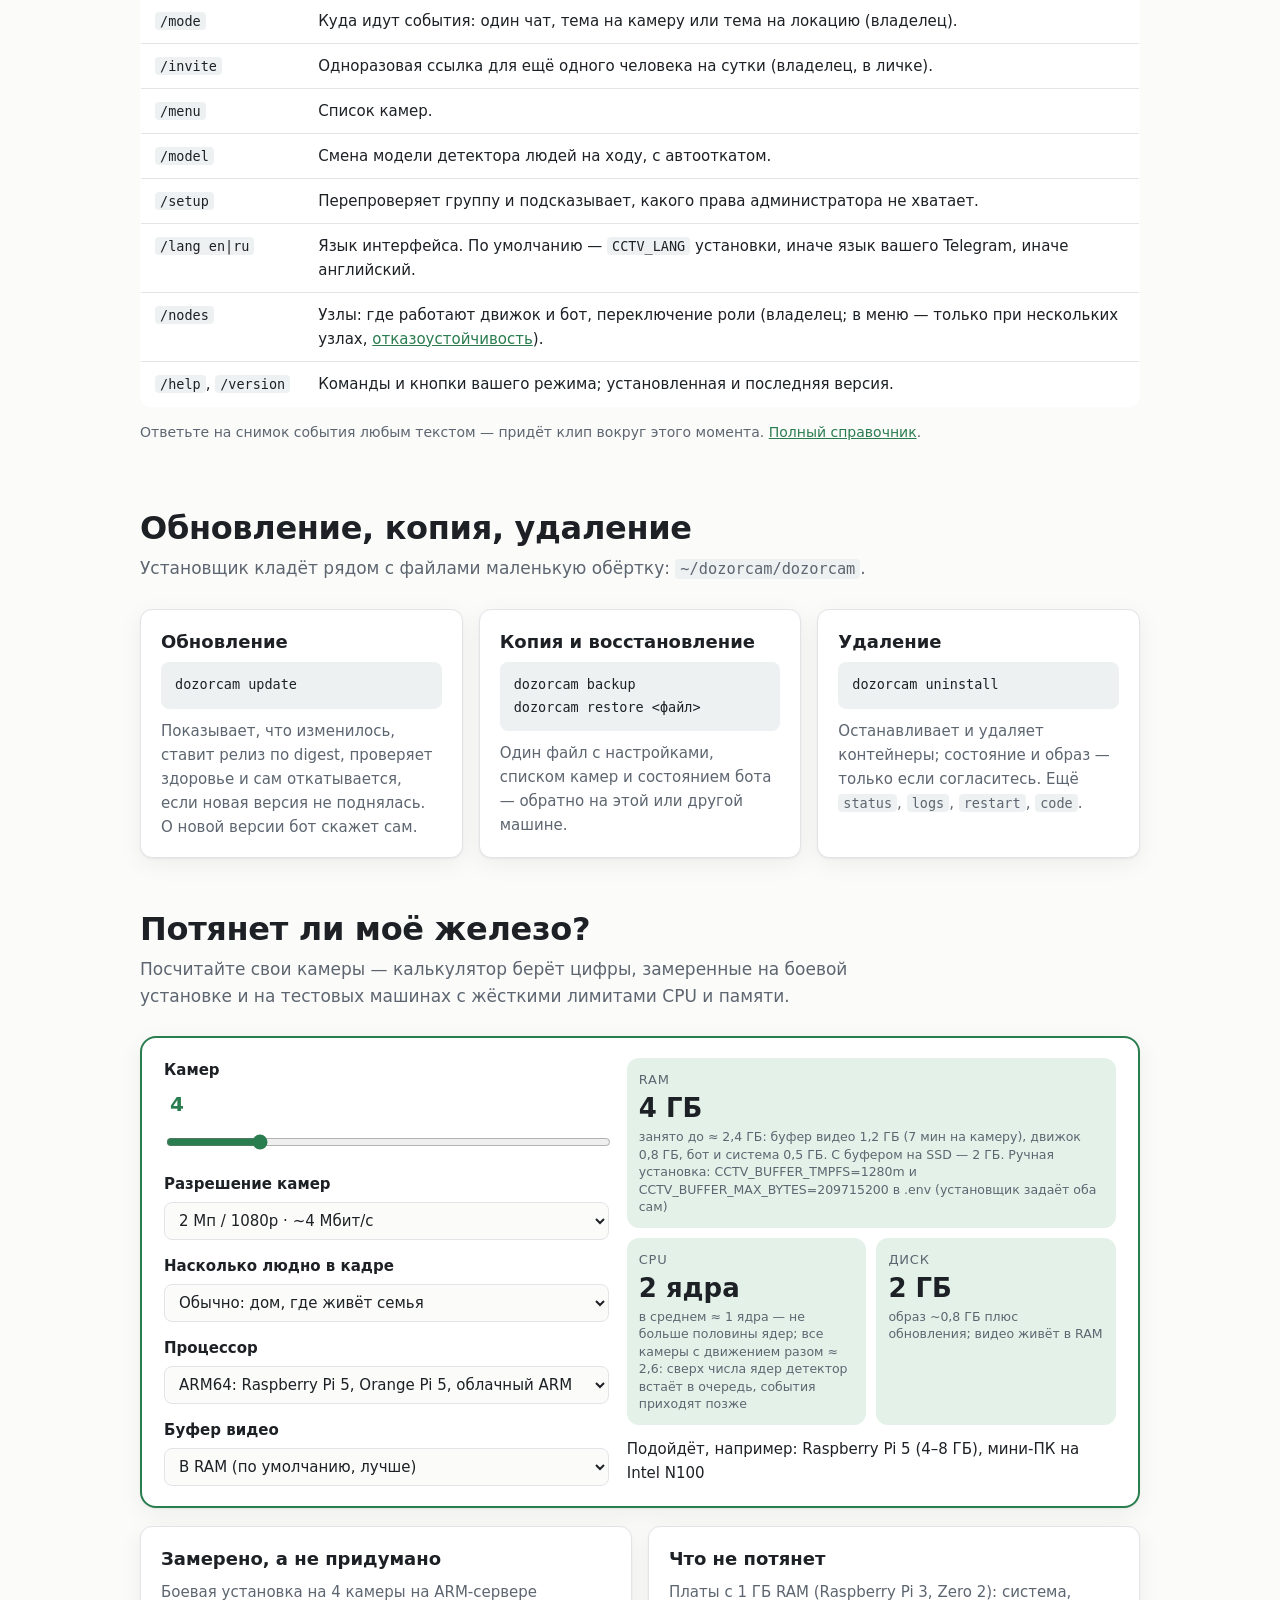
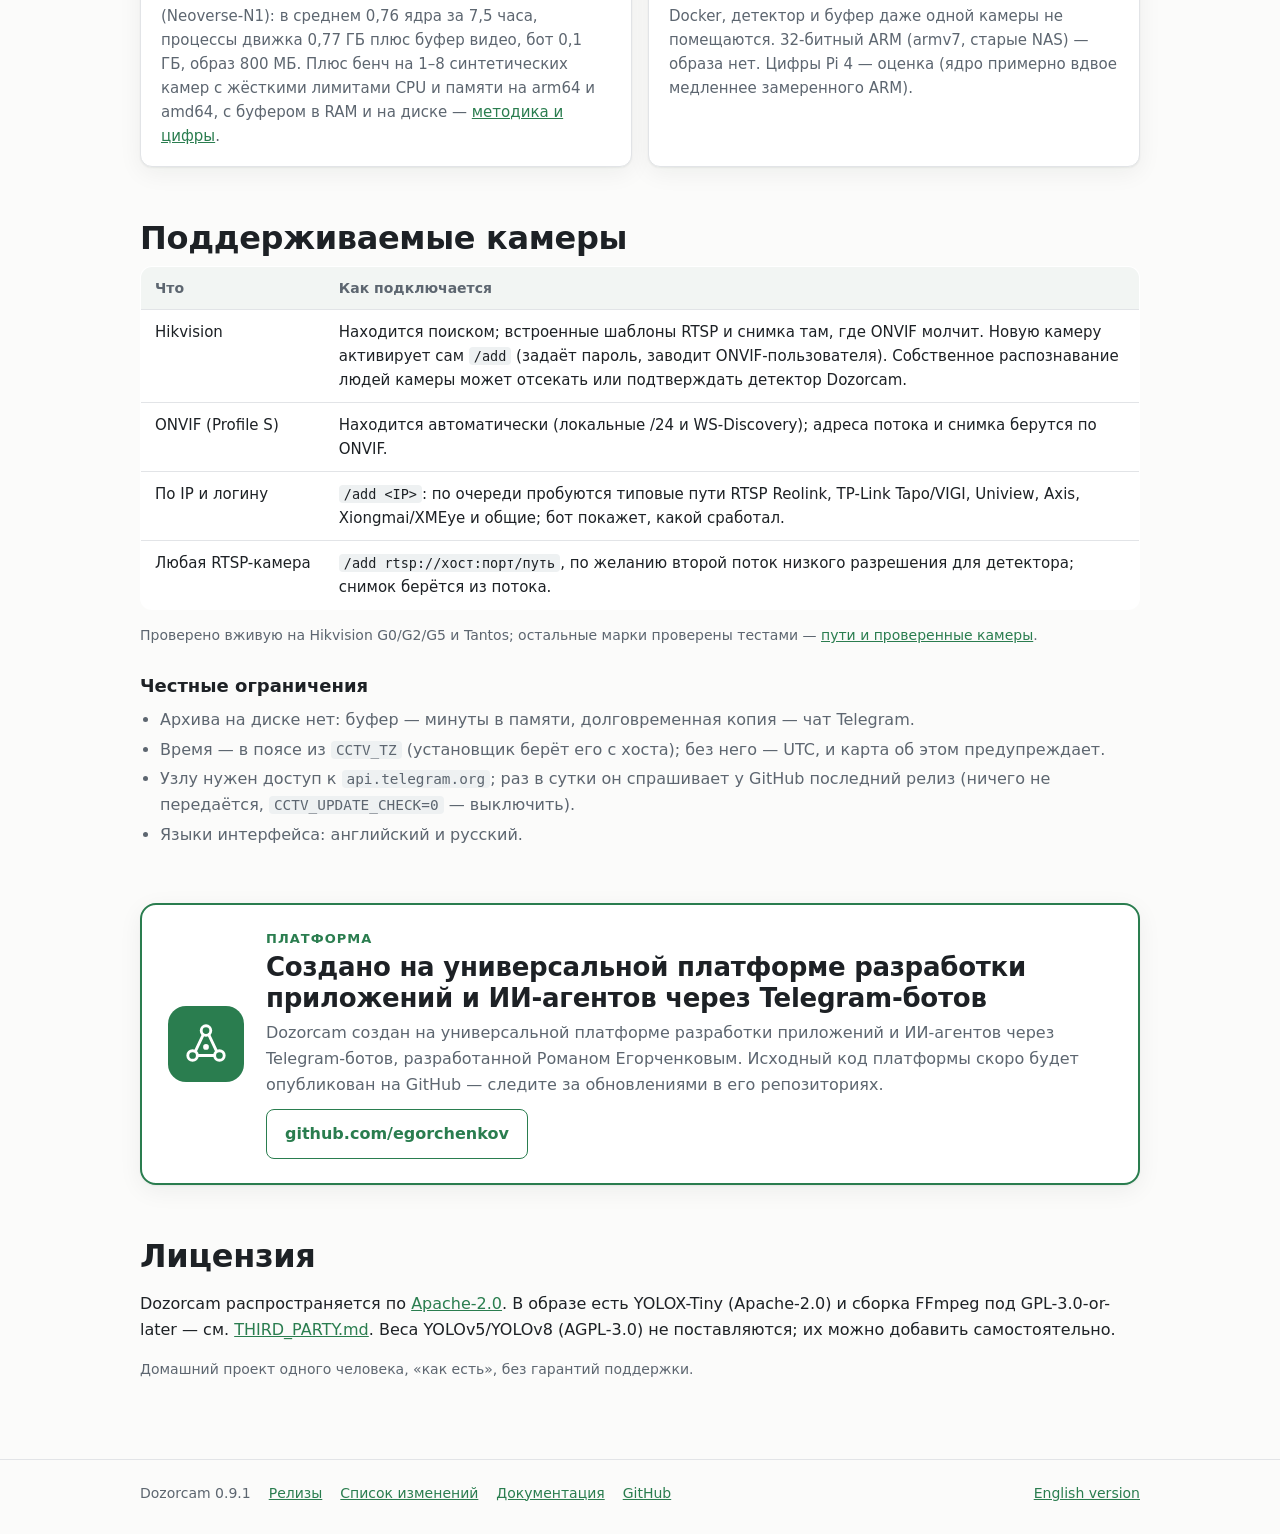
<file: docs/site/ru/index.html>
<!doctype html>
<html lang="ru">
<head>
<meta charset="utf-8">
<meta name="viewport" content="width=device-width, initial-scale=1">
<title>Dozorcam — видеонаблюдение на своём сервере с интерфейсом в Telegram</title>
<meta name="description" content="Dozorcam следит за IP-камерами на вашем Linux-узле, находит людей и шлёт снимки и клипы в Telegram — в личку, в группу или в тему камеры. Установка одной командой. Без облака и подписки.">
<meta property="og:title" content="Dozorcam — ваши камеры, ваш Telegram, без облака">
<meta property="og:description" content="Распознавание людей на IP-камерах у себя дома, снимки и клипы в Telegram. Установка одной командой. Открытый код, Apache-2.0.">
<meta property="og:type" content="website">
<link rel="alternate" hreflang="en" href="../">
<link rel="alternate" hreflang="ru" href="./">
<link rel="icon" href="../assets/favicon.svg" type="image/svg+xml">
<link rel="stylesheet" href="../assets/style.css">
</head>
<body>
<header class="top">
  <div class="wrap">
    <a class="logo" href="./"><svg viewBox="0 0 32 32" aria-hidden="true"><rect width="32" height="32" rx="7" fill="#2a7d4f"/><circle cx="16" cy="16" r="8" fill="none" stroke="#fff" stroke-width="3"/><circle cx="16" cy="16" r="3" fill="#fff"/></svg>Dozorcam</a>
    <nav class="sections" aria-label="Разделы">
      <a href="#features">Возможности</a><a href="#install">Установка</a><a href="#modes">Режимы</a><a href="#sizing">Железо</a><a href="#usage">Команды</a><a href="https://github.com/egorchenkov/dozorcam">GitHub</a>
    </nav>
    <nav class="lang" aria-label="Язык"><a href="../" hreflang="en" lang="en">EN</a><a href="./" aria-current="page">RU</a></nav>
  </div>
</header>

<main>
<div class="wrap">
<section class="hero" style="padding-top:48px">
  <div>
    <a class="badge" href="https://github.com/egorchenkov/dozorcam/releases/latest">Релиз <b><!--site:version-->0.9.1<!--/site--></b> · установка одной командой, группа с темами не обязательна →</a>
    <h1>Ваши камеры, ваш Telegram, без облака</h1>
    <p class="lead">Dozorcam следит за IP-камерами на вашем Linux-узле, распознаёт <b>людей</b> — а не листья,
    тени и кошку — и присылает в Telegram снимок с человеком в рамке и клип этого момента: прямо в личку,
    в семейную группу или в тему камеры. Вся система управляется из чата.</p>
    <div class="cta">
      <a class="btn primary" href="#install">Установка одной командой</a>
      <a class="btn" href="#sizing">Потянет ли моё железо?</a>
    </div>
    <ul class="facts">
      <li>Бесплатно, открытый код</li><li>Без облака и регистрации</li><li>Hikvision, ONVIF, любой RTSP</li><li>amd64 и arm64</li>
    </ul>
  </div>
  <figure>
    <img src="../assets/demo.gif" width="480" height="270" alt="Иллюстрация: человек идёт по садовой дорожке, детектор обводит его рамкой">
    <figcaption>Нарисованная иллюстрация — кадров с настоящих камер на сайте нет.</figcaption>
  </figure>
</section>

<section id="who">
  <h2>Для кого</h2>
  <p class="sub">Для тех, у кого уже стоят IP-камеры и кто хочет знать, когда действительно пришёл человек, —
  без облака производителя, абонентской платы и ещё одного приложения.</p>
  <div class="grid c3">
    <div class="card"><span class="ico">🏡</span><h3>Дом или дача</h3><p>Несколько камер на калитке, двери и во дворе. Сообщение приходит, когда появился человек, — а не каждый раз, когда ветер качнул ветку.</p></div>
    <div class="card"><span class="ico">🛠</span><h3>Мастерская, гараж, небольшой магазин</h3><p>Семья или команда сидят в одной группе Telegram, или каждый получает события в личку. Любой допущенный может попросить у камеры свежий кадр или клип.</p></div>
    <div class="card"><span class="ico">🖥</span><h3>Любителям домашних серверов</h3><p>Одна команда на мини-ПК, домашнем сервере или ARM-плате. Видео не уходит дальше вашей сети и вашего чата.</p></div>
  </div>
</section>
</div>

<section id="features" class="alt">
<div class="wrap">
  <h2>Что умеет</h2>
  <p class="sub">Всё, что нужно небольшой системе камер, и ничего, что отправляло бы ваш двор на чужой сервер.</p>
  <div class="grid c3">
    <div class="card"><span class="ico">👤</span><h3>Видит людей, а не движение</h3><p>Дешёвый фильтр движения с порогом шума на каждую камеру, затем нейросетевой детектор людей (по умолчанию YOLOX-Tiny, по желанию YOLOv5/YOLOv8). Порог подбирается на каждой камере по шуму её сцены.</p></div>
    <div class="card"><span class="ico">🤝</span><h3>Подтверждение от камеры</h3><p>Камеры со своим распознаванием людей (Hikvision по ONVIF) подтверждают человека: когда камера говорит «кто-то есть», Dozorcam смотрит внимательнее и не теряет мелкую или полускрытую фигуру.</p></div>
    <div class="card"><span class="ico">🪣</span><h3>Не путает предметы с людьми</h3><p>Мешок, ведро или куст, которые модель приняла за человека, сверяются с тем же местом кадра несколько секунд назад: ничего не сдвинулось — события нет.</p></div>
    <div class="card"><span class="ico">📸</span><h3>Снимки и клипы в Telegram</h3><p>Снимок с человеком в рамке, клип вокруг этого момента по кнопке. События камеры за минуту — один пост; хэштеги фильтруют ленту по камере или месту.</p></div>
    <div class="card new"><span class="ico">🔀</span><h3>Свой режим доставки</h3><p>Сюда в личку, одна группа без тем, тема на камеру или тема на локацию. Меняется в любой момент командой <code>/mode</code> — ничего не теряется.</p></div>
    <div class="card new"><span class="ico">📍</span><h3>Карта камер и карточки</h3><p>Одна закреплённая карта: все камеры, их состояние и события за день. Нажмите камеру — её карточка: кадр, клип, пауза, уведомления, имя, локация, настройка.</p></div>
    <div class="card new"><span class="ico">🧩</span><h3>Все камеры одним фото</h3><p>«📷 Все камеры» на карте присылает одну мозаику из последних кадров всех камер: сетка под их число, на каждой плитке имя камеры и время кадра, у неработающей — «нет кадров». Кадры берутся из буфера движка — камеры повторно не опрашиваются, без VPN и веб-страниц.</p></div>
    <div class="card new"><span class="ico">🔎</span><h3>Камера — за минуту</h3><p><code>/add</code> находит камеры (ONVIF, WS-Discovery) или по IP и логину перебирает типовые пути RTSP Reolink, Tapo, Uniview, Axis и других. Новую Hikvision бот даже активирует сам.</p></div>
    <div class="card"><span class="ico">🔒</span><h3>Без облака — данные ваши</h3><p>Видео — короткий буфер в оперативной памяти вашего узла; долговременная копия — ваш собственный чат Telegram. Ни аккаунтов, ни телеметрии, ни подписки.</p></div>
    <div class="card new"><span class="ico">🛟</span><h3>Несколько узлов, один бот</h3><p>Две-три машины делят движок и бота: <code>/nodes</code> переводит роль одним нажатием, с <code>auto = true</code> упавший узел заменяется сам, а каждое сообщение говорит, с какого узла оно пришло. <a href="https://github.com/egorchenkov/dozorcam/blob/master/docs/failover.ru.md">Отказоустойчивость</a></p></div>
    <div class="card new"><span class="ico">⚡</span><h3>Ускорители детектора</h3><p>Детектор людей работает на onnxruntime на любом процессоре и сам переходит на NPU: на плате Rockchip RK3576 — около 50 мс на кадр вместо 265 на её ядрах. Каждый ускоритель на старте сверяется с процессором; что-то не так — детектор тихо остаётся на процессоре. Есть и Intel OpenVINO; NVIDIA и Hailo-8 — экспериментально. <a href="https://github.com/egorchenkov/dozorcam/blob/master/docs/accelerators.ru.md">Ускорители</a></p></div>
    <div class="card"><span class="ico">🩺</span><h3>Объясняет свои решения</h3><p>Журнал диагностики записывает каждого отвергнутого кандидата с причиной, а суточная сводка отмечает возможные пропуски: на вопрос «почему не сообщил?» есть ответ.</p></div>
  </div>
</div>
</section>

<div class="wrap">
<section id="how">
  <h2>Как срабатывает распознавание</h2>
  <p class="sub">Каждый шаг дешёвый, пока не нужен следующий, поэтому небольшой машине хватает на несколько камер.</p>
  <ol class="flow">
    <li><b>1 · Буфер</b>Запись с каждой камеры в кольцевой буфер в памяти — диск не изнашивается.</li>
    <li><b>2 · Фильтр движения</b>Дальше идут только кадры, изменившиеся сильнее шума сцены.</li>
    <li><b>3 · Детектор людей</b>YOLO оценивает людей; человек должен держаться несколько кадров подряд.</li>
    <li class="hl"><b>4 · Проверки</b>Фильтр неподвижных предметов; сигнал самой камеры подтверждает или отсекает.</li>
    <li><b>5 · Telegram</b>Снимок с рамкой туда, куда идут события; клип — по кнопке.</li>
  </ol>
  <div class="grid c3" style="margin-top:22px">
    <div class="card new"><h3>Новое в 0.9: все камеры одним фото</h3><p>«📷 Все камеры» на карте камер присылает одну мозаику из последних кадров всех камер в порядке карты: сетка под их число, на каждой плитке имя камеры и время её кадра, у неработающей — «нет кадров», у поставленной на паузу — «на паузе»; больше 16 камер — несколько мозаик. Кадры берутся из кольцевого буфера движка, поэтому камеры повторно не опрашиваются. С 0.8.0 детектор сам находит NPU; с 0.7.x — несколько узлов, один бот, автопереключение. Исправлено в 0.9.1: роль отказоустойчивости, чей адрес узла поднимается позже Docker (VPN при перезагрузке), ждёт его и стартует сама, а не лежит до рестарта; <code>/model</code> показывает NPU, когда детекция идёт на нём, и меню порогов применяется к нему. <a href="https://github.com/egorchenkov/dozorcam/blob/master/docs/reference.ru.md#карта-камер-и-карточка-камеры">Карта камер</a>.</p></div>
    <div class="card new"><h3>События — куда удобно</h3><p>Группа с темами больше не обязательна: начните в личке одним нажатием, переходите в группу или темы позже. Мастер закрепляет свой прогресс и сам проверяет группу.</p></div>
    <div class="card new"><h3>Карта вместо пульта</h3><p>Закреплённая карта камер с карточками, склейка событий, хэштеги, <code>/invite</code> для ещё одного человека, время в вашем поясе. <a href="https://github.com/egorchenkov/dozorcam/blob/master/CHANGELOG.ru.md">Список изменений</a></p></div>
  </div>
</section>

<section id="install">
  <h2>Установка одной командой</h2>
  <p class="sub">Нужны Linux-машина (amd64 или arm64, от 2 ГБ RAM) с доступом к <code>api.telegram.org</code>, IP-камеры в той же сети и токен бота: откройте <a href="https://t.me/BotFather">@BotFather</a>, отправьте <code>/newbot</code>, скопируйте токен.</p>
<pre class="cmd"><code>curl -fsSL https://egorchenkov.github.io/dozorcam/install.sh | sh</code></pre>
  <div class="grid c3" style="margin-top:16px">
    <div class="card"><h3>Docker — тоже</h3><p>Нет Docker или плагина compose — установщик предложит официальный скрипт <code>get.docker.com</code> (y/N).</p></div>
    <div class="card"><h3>Проверенные файлы</h3><p>Файлы релиза кладутся в <code>~/dozorcam</code> и сверяются с <code>SHA256SUMS</code> релиза; образ закрепляется по digest.</p></div>
    <div class="card"><h3>Под вашу машину</h3><p>Токен проверяется в Telegram, язык и часовой пояс берутся с хоста, буфер в RAM — по памяти машины; мало RAM — буфер на SSD параметром <code>DOZORCAM_BUFFER=disk</code>.</p></div>
  </div>
  <p class="note">В конце — ссылка <code>t.me/&lt;ваш бот&gt;?start=&lt;код&gt;</code> и QR-код. Хотите руками?
  <a href="https://github.com/egorchenkov/dozorcam/blob/master/docs/install.ru.md#установка-вручную-через-docker-compose">Установка через docker compose</a> ·
  <a href="https://github.com/egorchenkov/dozorcam/blob/master/docs/install.ru.md#установка-одной-командой">установка без вопросов</a>.</p>
</section>

<section id="first">
  <h2>Первые 10 минут</h2>
  <p class="sub">После установщика всё происходит в Telegram. Макеты с настоящими текстами бота.</p>
  <ol class="ten">
    <li><h3>Откройте ссылку</h3><p>Вы владелец. Бот закрепляет прогресс настройки.</p>
      <div class="chat mini"><div class="msg"><p><b>🧭 Настройка Dozorcam</b>
Шаг 1/3 ✅ владелец — вы
Шаг 2/3 ⬜ куда присылать события — выберите ниже
Шаг 3/3 ⬜ первая камера — /add</p></div></div></li>
    <li><h3>Куда присылать события?</h3><p>Одно нажатие — в личку, или группа с темами.</p>
      <div class="chat mini"><div class="msg"><p>Куда присылать события камер?</p></div>
        <div class="btns"><span class="w">📱 Сюда, в этот чат</span><span class="w">👥 В группу с темами</span></div></div></li>
    <li><h3>Добавьте камеру</h3><p><code>/add</code> ищет, вы нажимаете камеру и шлёте «логин пароль» — сообщение сразу удаляется.</p>
      <div class="chat mini"><div class="msg"><p>Найдено новых камер: 1 (в реестре уже 0).
Выберите камеру — дальше спрошу логин и пароль.</p></div>
        <div class="btns"><span>Камера 192.0.2.64</span><span>✍️ Ввести адрес</span></div></div></li>
    <li><h3>Первый кадр</h3><p>Камера появляется на карте; нажмите её — карточка со свежим кадром и клипом.</p>
      <div class="chat mini"><div class="msg"><p>📍 Камер: 1 · в сети: 1 · событий сегодня: 0

🟢 Двор — в работе</p></div>
        <div class="btns"><span class="w">🟢 Двор</span><span>➕ Добавить камеру</span><span>🔀 Куда идут события</span></div></div></li>
    <li><h3>Включите детекцию</h3><p>Посмотрите на сцену, затем ⚙️ Настройка → детекция людей. Пройдите мимо — придёт снимок.</p>
      <div class="chat mini"><div class="msg"><p>Двор · Обнаружен человек: 09.10.2026 14:02:19 МСК
#двор #дом</p></div>
        <div class="btns"><span class="w">🎞 Клип вокруг кадра</span></div></div></li>
  </ol>
</section>

<section id="modes">
  <h2>Куда идут события</h2>
  <p class="sub">Три режима доставки. Владелец меняет их командой <code>/mode</code>; камеры, их история и темы остаются.</p>
  <div class="grid c3">
    <div class="card"><span class="ico">📱</span><h3>Один чат без тем</h3><p>Всё в одной группе — или, без группы, в личку каждому, кого вы пригласили <code>/invite</code>, со своей картой и своими уведомлениями. Хватит на 1–3 камеры.</p></div>
    <div class="card"><span class="ico">🎥</span><h3>Тема на камеру</h3><p>Группа с «Темами»: у каждой камеры своя тема с закреплённой карточкой, карта — в «Пульте». Удобно от 4 камер.</p></div>
    <div class="card"><span class="ico">🏷</span><h3>Тема на локацию</h3><p>Темы «Дом», «Дача»: внутри события нескольких камер, у каждого — хэштеги. Место камеры задаётся кнопкой 📍 Локация на её карточке.</p></div>
  </div>
  <div class="shots" style="margin-top:22px">
    <figure class="shot">
      <div class="chat" aria-label="Карта камер, иллюстрация">
        <div class="topic">📌 Закреплено</div>
        <div class="msg"><p class="mono"><b>📍 Камер: 4 · в сети: 4 · событий сегодня: 12</b>

▪️ Дача
🟢 Калитка — в работе
    последнее движение: 09.10.2026 14:02:19 МСК
🟢 Двор — в работе
▪️ Дом
🟢 Дверь — в работе
⏸ Гараж — на паузе

⬆️ Доступна 0.3.1 — на сервере: dozorcam update</p></div>
        <div class="btns"><span>🟢 Калитка</span><span>🟢 Двор</span><span>🟢 Дверь</span><span>⏸ Гараж</span><span>➕ Добавить камеру</span><span>🔀 Куда идут события</span></div>
      </div>
      <figcaption>Карта камер: одно закреплённое сообщение, камеры по локациям.</figcaption>
    </figure>
    <figure class="shot">
      <div class="chat" aria-label="Карточка камеры, иллюстрация">
        <div class="topic">📌 Закреплено → карточка</div>
        <div class="msg"><p>Камера: Калитка
Локация: Дача
Статус: 🟢 онлайн
Последнее движение: 09.10.2026 14:02:19 МСК
Уведомления о движении: 🔔 включены
#калитка #дача</p></div>
        <div class="btns"><span>📷 Кадр</span><span>🎞 Клип 30 с</span><span>🔄 Статус</span><span>🔔 Движение</span><span>⏸ Пауза</span><span>📍 Локация</span><span>⚙️ Настройка</span><span>◀ К карте</span></div>
      </div>
      <figcaption>Нажмите камеру — то же сообщение станет её карточкой. <code>/cam калитка</code> — где угодно.</figcaption>
    </figure>
    <figure class="shot">
      <div class="chat" aria-label="Склеенное событие, иллюстрация">
        <div class="topic"># Дача</div>
        <div class="msg"><img src="../assets/event.png" width="480" height="270" alt="Снимок события: человек на дорожке в рамке детектора">
          <p>Калитка · Обнаружен человек: 09.10.2026 14:02:19 МСК
+3 за минуту · последнее 14:02:58
#калитка #дача</p></div>
        <div class="btns"><span class="w">🎞 Клип вокруг кадра</span></div>
      </div>
      <figcaption>Минута событий — один пост со свежим кадром; хэштег фильтрует ленту.</figcaption>
    </figure>
  </div>
</section>

<section id="usage">
  <h2>Команды</h2>
  <p class="sub">Для каждого дня хватает карты и карточек; команды — когда нужны. <code>/help</code> покажет те, что есть в вашем режиме.</p>
  <div class="table-scroll">
  <table>
    <tr><th>Команда</th><th>Что делает</th></tr>
    <tr><td><code>/add</code></td><td>Ищет камеры в сети; <code>/add &lt;IP&gt;</code> или <code>/add rtsp://хост:порт/путь</code> — камера вне поиска.</td></tr>
    <tr><td><code>/cam &lt;имя&gt;</code></td><td>Карточка камеры здесь — по имени, <code>#хэштегу</code> или id.</td></tr>
    <tr><td><code>/mode</code></td><td>Куда идут события: один чат, тема на камеру или тема на локацию (владелец).</td></tr>
    <tr><td><code>/invite</code></td><td>Одноразовая ссылка для ещё одного человека на сутки (владелец, в личке).</td></tr>
    <tr><td><code>/menu</code></td><td>Список камер.</td></tr>
    <tr><td><code>/model</code></td><td>Смена модели детектора людей на ходу, с автооткатом.</td></tr>
    <tr><td><code>/setup</code></td><td>Перепроверяет группу и подсказывает, какого права администратора не хватает.</td></tr>
    <tr><td><code>/lang en|ru</code></td><td>Язык интерфейса. По умолчанию — <code>CCTV_LANG</code> установки, иначе язык вашего Telegram, иначе английский.</td></tr>
    <tr><td><code>/nodes</code></td><td>Узлы: где работают движок и бот, переключение роли (владелец; в меню — только при нескольких узлах, <a href="https://github.com/egorchenkov/dozorcam/blob/master/docs/failover.ru.md">отказоустойчивость</a>).</td></tr>
    <tr><td><code>/help</code>, <code>/version</code></td><td>Команды и кнопки вашего режима; установленная и последняя версия.</td></tr>
  </table>
  </div>
  <p class="note">Ответьте на снимок события любым текстом — придёт клип вокруг этого момента.
  <a href="https://github.com/egorchenkov/dozorcam/blob/master/docs/reference.ru.md">Полный справочник</a>.</p>
</section>

<section id="life">
  <h2>Обновление, копия, удаление</h2>
  <p class="sub">Установщик кладёт рядом с файлами маленькую обёртку: <code>~/dozorcam/dozorcam</code>.</p>
  <div class="grid c3">
    <div class="card"><h3>Обновление</h3><pre><code>dozorcam update</code></pre><p>Показывает, что изменилось, ставит релиз по digest, проверяет здоровье и сам откатывается, если новая версия не поднялась. О новой версии бот скажет сам.</p></div>
    <div class="card"><h3>Копия и восстановление</h3><pre><code>dozorcam backup
dozorcam restore &lt;файл&gt;</code></pre><p>Один файл с настройками, списком камер и состоянием бота — обратно на этой или другой машине.</p></div>
    <div class="card"><h3>Удаление</h3><pre><code>dozorcam uninstall</code></pre><p>Останавливает и удаляет контейнеры; состояние и образ — только если согласитесь. Ещё <code>status</code>, <code>logs</code>, <code>restart</code>, <code>code</code>.</p></div>
  </div>
</section>

<section id="sizing">
  <h2>Потянет ли моё железо?</h2>
  <p class="sub">Посчитайте свои камеры — калькулятор берёт цифры, замеренные на боевой установке и на тестовых машинах с жёсткими лимитами CPU и памяти.</p>
  <div class="calc" id="calc">
    <form class="calc-in" onsubmit="return false">
      <label>Камер <output id="c-n-out">4</output>
        <input type="range" id="c-n" min="1" max="16" value="4"></label>
      <label>Разрешение камер
        <select id="c-res">
          <option value="4">2 Мп / 1080p · ~4 Мбит/с</option>
          <option value="6">4–5 Мп · ~6 Мбит/с</option>
          <option value="8">8 Мп / 4K · ~8 Мбит/с</option>
          <option value="2">H.265 или низкий битрейт · ~2 Мбит/с</option>
        </select></label>
      <label>Насколько людно в кадре
        <select id="c-act">
          <option value="0.05">Тихо: двор, дверь ночью</option>
          <option value="0.15" selected>Обычно: дом, где живёт семья</option>
          <option value="0.4">Людно: улица, деревья на ветру</option>
        </select></label>
      <label>Процессор
        <select id="c-arch">
          <option value="arm">ARM64: Raspberry Pi 5, Orange Pi 5, облачный ARM</option>
          <option value="n100">x86-64 мини-ПК: Intel N100 и похожие</option>
          <option value="x86">x86-64 настольный или серверный процессор 2020 года и новее</option>
          <option value="a72">ARM64 постарше: Raspberry Pi 4</option>
        </select></label>
      <label>Буфер видео
        <select id="c-buf">
          <option value="ram" selected>В RAM (по умолчанию, лучше)</option>
          <option value="ssd">На SSD (когда RAM мало)</option>
        </select></label>
    </form>
    <div class="calc-out" aria-live="polite">
      <div class="res"><span>RAM</span><b id="r-ram">4 ГБ</b><small id="r-ram-d"></small></div>
      <div class="res"><span>CPU</span><b id="r-cpu">4 ядра</b><small id="r-cpu-d"></small></div>
      <div class="res"><span>Диск</span><b id="r-disk">2 ГБ</b><small id="r-disk-d">образ ~0,8 ГБ плюс обновления; видео живёт в RAM</small></div>
      <p class="pick" id="r-pick"></p>
      <p class="warn" id="r-warn" hidden></p>
    </div>
  </div>
  <noscript><p class="note">Калькулятору нужен JavaScript. На глаз для камер 2 Мп: 1–2 — 2 ГБ RAM и 2 ядра, 3–4 — 4 ГБ и 2 ядра, 5–8 — 4–6 ГБ и 4 ядра, 9–16 — 8–16 ГБ и 6–8 ядер; с буфером видео на SSD RAM — 2 ГБ до 6 камер и 4 ГБ до 16.</p></noscript>
  <div class="grid c2" style="margin-top:18px">
    <div class="card"><h3>Замерено, а не придумано</h3><p>Боевая установка на 4 камеры на ARM-сервере (Neoverse-N1): в среднем 0,76 ядра за 7,5 часа, процессы движка 0,77 ГБ плюс буфер видео, бот 0,1 ГБ, образ 800 МБ. Плюс бенч на 1–8 синтетических камер с жёсткими лимитами CPU и памяти на arm64 и amd64, с буфером в RAM и на диске — <a href="https://github.com/egorchenkov/dozorcam/blob/master/docs/sizing.ru.md">методика и цифры</a>.</p></div>
    <div class="card"><h3>Что не потянет</h3><p>Платы с 1 ГБ RAM (Raspberry Pi 3, Zero 2): система, Docker, детектор и буфер даже одной камеры не помещаются. 32-битный ARM (armv7, старые NAS) — образа нет. Цифры Pi 4 — оценка (ядро примерно вдвое медленнее замеренного ARM).</p></div>
  </div>
</section>

<section id="cameras">
  <h2>Поддерживаемые камеры</h2>
  <div class="table-scroll">
  <table>
    <tr><th>Что</th><th>Как подключается</th></tr>
    <tr><td>Hikvision</td><td>Находится поиском; встроенные шаблоны RTSP и снимка там, где ONVIF молчит. Новую камеру активирует сам <code>/add</code> (задаёт пароль, заводит ONVIF-пользователя). Собственное распознавание людей камеры может отсекать или подтверждать детектор Dozorcam.</td></tr>
    <tr><td>ONVIF (Profile S)</td><td>Находится автоматически (локальные /24 и WS-Discovery); адреса потока и снимка берутся по ONVIF.</td></tr>
    <tr><td>По IP и логину</td><td><code>/add &lt;IP&gt;</code>: по очереди пробуются типовые пути RTSP Reolink, TP-Link Tapo/VIGI, Uniview, Axis, Xiongmai/XMEye и общие; бот покажет, какой сработал.</td></tr>
    <tr><td>Любая RTSP-камера</td><td><code>/add rtsp://хост:порт/путь</code>, по желанию второй поток низкого разрешения для детектора; снимок берётся из потока.</td></tr>
  </table>
  </div>
  <p class="note">Проверено вживую на Hikvision G0/G2/G5 и Tantos; остальные марки проверены тестами — <a href="https://github.com/egorchenkov/dozorcam/blob/master/docs/cameras.ru.md">пути и проверенные камеры</a>.</p>
  <h3 style="margin-top:26px">Честные ограничения</h3>
  <ul class="limits">
    <li>Архива на диске нет: буфер — минуты в памяти, долговременная копия — чат Telegram.</li>
    <li>Время — в поясе из <code>CCTV_TZ</code> (установщик берёт его с хоста); без него — UTC, и карта об этом предупреждает.</li>
    <li>Узлу нужен доступ к <code>api.telegram.org</code>; раз в сутки он спрашивает у GitHub последний релиз (ничего не передаётся, <code>CCTV_UPDATE_CHECK=0</code> — выключить).</li>
    <li>Языки интерфейса: английский и русский.</li>
  </ul>
</section>

<section id="platform">
  <div class="platform">
    <div class="mark" aria-hidden="true"><svg viewBox="0 0 48 48" fill="none" stroke="#fff" stroke-width="3" stroke-linecap="round" stroke-linejoin="round"><circle cx="24" cy="10" r="5"/><circle cx="10" cy="36" r="5"/><circle cx="38" cy="36" r="5"/><path d="M21 14.5 13 31.5M27 14.5l8 17M15 36h18"/><circle cx="24" cy="27" r="3" fill="#fff" stroke="none"/></svg></div>
    <div>
      <div class="kicker">Платформа</div>
      <h2>Создано на <!--site:platform.ru_in-->универсальной платформе разработки приложений и ИИ-агентов через Telegram-ботов<!--/site--></h2>
      <p>Dozorcam создан на <!--site:platform.ru_in-->универсальной платформе разработки приложений и ИИ-агентов через Telegram-ботов<!--/site-->, разработанной Романом Егорченковым.
      Исходный код платформы скоро будет опубликован на GitHub — следите за обновлениями в его репозиториях.</p>
      <a class="btn" href="https://github.com/egorchenkov">github.com/egorchenkov</a>
    </div>
  </div>
</section>

<section id="license">
  <h2>Лицензия</h2>
  <p>Dozorcam распространяется по <a href="https://github.com/egorchenkov/dozorcam/blob/master/LICENSE">Apache-2.0</a>. В образе
  есть YOLOX-Tiny (Apache-2.0) и сборка FFmpeg под GPL-3.0-or-later — см.
  <a href="https://github.com/egorchenkov/dozorcam/blob/master/THIRD_PARTY.md">THIRD_PARTY.md</a>. Веса YOLOv5/YOLOv8
  (AGPL-3.0) не поставляются; их можно добавить самостоятельно.</p>
  <p class="note">Домашний проект одного человека, «как есть», без гарантий поддержки.</p>
</section>
</div>
</main>

<footer>
  <div class="wrap">
    <span>Dozorcam <!--site:version-->0.9.1<!--/site--></span>
    <a href="https://github.com/egorchenkov/dozorcam/releases">Релизы</a>
    <a href="https://github.com/egorchenkov/dozorcam/blob/master/CHANGELOG.ru.md">Список изменений</a>
    <a href="https://github.com/egorchenkov/dozorcam/blob/master/docs/README.md">Документация</a>
    <a href="https://github.com/egorchenkov/dozorcam">GitHub</a>
    <span class="sep"></span>
    <a href="../" hreflang="en" lang="en">English version</a>
  </div>
</footer>
<script>
var CALC_TEXT = {
  gb: " ГБ", dec: ",",
  cores: function (n) { return n + (n % 10 === 1 && n % 100 !== 11 ? " ядро" : n % 10 >= 2 && n % 10 <= 4 && (n % 100 < 12 || n % 100 > 14) ? " ядра" : " ядер"); },
  over: "больше 32 ГБ",
  ramD: "занято до ≈ {use} ГБ: буфер видео {buf} ГБ ({min} мин на камеру), движок {eng} ГБ, бот и система {sys} ГБ",
  ramSsd: "занято ≈ {use} ГБ: движок {eng} ГБ, бот и система {sys} ГБ; буфер видео — на SSD",
  ssdHint: "С буфером на SSD — {gb} ГБ",
  tmpfs: "Ручная установка: CCTV_BUFFER_TMPFS={tmpfs}m и CCTV_BUFFER_MAX_BYTES={cap} в .env (установщик задаёт оба сам)",
  cpuD: "в среднем ≈ {avg} ядра — не больше половины ядер; все камеры с движением разом ≈ {peak}: сверх числа ядер детектор встаёт в очередь, события приходят позже",
  diskRam: "образ ~0,8 ГБ плюс обновления; видео живёт в RAM",
  diskSsd: "SSD: образ и обновления плюс буфер {buf} ГБ; запись ≈ {rate} МБ/с без перерыва, ≈ {tb} ТБ в год — сверьте с TBW вашего SSD. Не HDD и не SD-карта",
  pick: { 2: "Raspberry Pi 4/5 (от 2 ГБ), Orange Pi 5, любой мини-ПК", 4: "Raspberry Pi 5 (4–8 ГБ), мини-ПК на Intel N100",
          8: "мини-ПК на Intel N100/N305 с 8 ГБ, домашний сервер", 16: "домашний сервер или NAS с 16 ГБ (amd64/arm64)",
          32: "сервер с 32 ГБ — или камеры на две установки" },
  example: "Подойдёт, например: ",
  slow: "Цифры Pi 4 — оценка: его ядра примерно вдвое медленнее замеренного ARM.",
  lag: "Столько людных сцен держат очередь детектора полной: события будут приходить с опозданием. Помогут собственное распознавание людей камеры или две установки.",
  est: "Цифры мини-ПК — оценка: ядро N100 считаем как vCPU замеренного x86-сервера, модель людей — чуть медленнее (нет AVX-512).",
  split: "Больше 16 ГБ: лучше разнести камеры на две установки."
};
</script>
<script src="../assets/calc.js"></script>
</body>
</html>
</file>
<file: docs/site/assets/style.css>
:root {
  --bg: #fbfbfa; --bg2: #f2f5f3; --fg: #1d2125; --muted: #5d6670; --line: #e2e4e7;
  --accent: #2a7d4f; --accent-soft: #e3f1e9; --code: #eef1f2; --card: #ffffff;
  --tg: #e7f0f8; --tg-btn: #d6e6f3; --tg-msg: #ffffff; --warn: #9a6a12;
  --shadow: 0 1px 2px rgba(20, 30, 25, .06), 0 6px 24px rgba(20, 30, 25, .06);
}
@media (prefers-color-scheme: dark) {
  :root { --bg: #15181b; --bg2: #1b1f23; --fg: #e6e8ea; --muted: #9aa3ad; --line: #2b3036;
          --accent: #5cc48a; --accent-soft: #1d3428; --code: #1f2428; --card: #1c2024;
          --tg: #1e2a35; --tg-btn: #26394a; --tg-msg: #17212b; --warn: #e0b45a;
          --shadow: 0 1px 2px rgba(0, 0, 0, .3), 0 6px 24px rgba(0, 0, 0, .25); }
}
* { box-sizing: border-box; }
html { scroll-behavior: smooth; scroll-padding-top: 70px; }
body { margin: 0; background: var(--bg); color: var(--fg);
       font: 16px/1.6 system-ui, -apple-system, "Segoe UI", Roboto, sans-serif;
       -webkit-text-size-adjust: 100%; }
a { color: var(--accent); }
img { max-width: 100%; }
.wrap { max-width: 1040px; margin: 0 auto; padding: 0 20px; }

/* Шапка: логотип, якоря разделов, язык */
header.top { position: sticky; top: 0; z-index: 5; background: color-mix(in srgb, var(--bg) 88%, transparent);
             backdrop-filter: blur(8px); border-bottom: 1px solid var(--line); }
header.top .wrap { display: flex; align-items: center; gap: 18px; height: 58px; }
.logo { display: flex; align-items: center; gap: 9px; font-weight: 700; font-size: 19px;
        color: var(--fg); text-decoration: none; white-space: nowrap; }
.logo svg { width: 26px; height: 26px; flex: none; }
nav.sections { display: flex; gap: 16px; margin-left: auto; font-size: 15px; }
nav.sections a, nav.lang a { color: var(--muted); text-decoration: none; }
nav.sections a:hover, nav.lang a:hover { color: var(--fg); }
nav.lang { display: flex; border: 1px solid var(--line); border-radius: 999px; padding: 2px; font-size: 14px; }
nav.lang a { padding: 3px 10px; border-radius: 999px; }
nav.lang a[aria-current] { background: var(--accent); color: #fff; font-weight: 600; }

/* Первый экран */
.hero { display: grid; grid-template-columns: 1.05fr 1fr; gap: 40px; align-items: center; padding: 56px 0 40px; }
.badge { display: inline-flex; gap: 8px; align-items: center; font-size: 13px; color: var(--accent);
         background: var(--accent-soft); border-radius: 999px; padding: 4px 12px; text-decoration: none; }
.badge b { font-weight: 700; }
h1 { font-size: 46px; line-height: 1.1; letter-spacing: -0.02em; margin: 16px 0 14px; }
.lead { font-size: 19px; color: var(--muted); margin: 0 0 22px; }
.cta { display: flex; flex-wrap: wrap; gap: 10px; }
.btn { display: inline-block; padding: 11px 18px; border-radius: 8px; border: 1px solid var(--accent);
       text-decoration: none; font-weight: 600; }
.btn.primary { background: var(--accent); color: #fff; }
.facts { display: flex; flex-wrap: wrap; gap: 8px 18px; margin: 22px 0 0; padding: 0; list-style: none;
         font-size: 14px; color: var(--muted); }
.facts li::before { content: "✓ "; color: var(--accent); font-weight: 700; }
.hero figure { margin: 0; }
.hero img { display: block; width: 100%; height: auto; border-radius: 12px; border: 1px solid var(--line);
            box-shadow: var(--shadow); }
.hero figcaption { font-size: 13px; color: var(--muted); margin-top: 8px; text-align: center; }

/* Разделы */
section { padding: 44px 0 8px; }
section.alt { background: var(--bg2); border-top: 1px solid var(--line); border-bottom: 1px solid var(--line);
              padding-bottom: 44px; margin-top: 36px; }
h2 { font-size: 32px; line-height: 1.2; letter-spacing: -0.01em; margin: 0 0 8px; }
.sub { color: var(--muted); font-size: 17px; margin: 0 0 26px; max-width: 760px; }
h3 { font-size: 18px; margin: 0 0 6px; }

.grid { display: grid; gap: 16px; }
.grid > *, .shots > *, .hero > * { min-width: 0; }
.grid.c3 { grid-template-columns: repeat(3, 1fr); }
.grid.c2 { grid-template-columns: repeat(2, 1fr); }
.card { background: var(--card); border: 1px solid var(--line); border-radius: 12px; padding: 18px 20px;
        box-shadow: var(--shadow); }
.card p { margin: 0; color: var(--muted); font-size: 15px; }
.card .ico { font-size: 24px; line-height: 1; margin-bottom: 10px; display: block; }
.card.new { border-color: var(--accent); }

/* Как устроено распознавание */
.flow { display: flex; flex-wrap: wrap; align-items: stretch; gap: 8px; margin: 6px 0 14px; padding: 0; list-style: none; }
.flow li { flex: 1 1 140px; background: var(--card); border: 1px solid var(--line); border-radius: 10px;
           padding: 12px 14px; font-size: 14px; color: var(--muted); position: relative; }
.flow li b { display: block; color: var(--fg); font-size: 15px; margin-bottom: 2px; }
.flow li.hl { border-color: var(--accent); background: var(--accent-soft); }

/* Установка */
ol.steps { list-style: none; counter-reset: s; padding: 0; margin: 0; display: grid; gap: 14px; }
ol.steps > li { min-width: 0; counter-increment: s; position: relative; padding: 16px 20px 16px 64px; background: var(--card);
                border: 1px solid var(--line); border-radius: 12px; }
ol.steps > li::before { content: counter(s); position: absolute; left: 18px; top: 16px; width: 32px; height: 32px;
                        border-radius: 50%; background: var(--accent); color: #fff; font-weight: 700;
                        display: grid; place-items: center; }
ol.steps h3 { margin-top: 4px; }
pre { background: var(--code); padding: 12px 14px; border-radius: 8px; overflow-x: auto;
      font-size: 13.5px; line-height: 1.5; margin: 10px 0 6px; }
code { font-family: ui-monospace, "DejaVu Sans Mono", Menlo, monospace; font-size: 0.9em;
       background: var(--code); padding: 1px 5px; border-radius: 4px; overflow-wrap: anywhere; }
pre code { background: none; padding: 0; font-size: inherit; overflow-wrap: normal; }

/* Команды и таблицы */
table { border-collapse: collapse; width: 100%; font-size: 15px; background: var(--card);
        border: 1px solid var(--line); border-radius: 12px; overflow: hidden; }
th, td { text-align: left; padding: 10px 14px; border-bottom: 1px solid var(--line); vertical-align: top; }
tr:last-child td { border-bottom: 0; }
th { background: var(--bg2); font-size: 14px; color: var(--muted); font-weight: 600; }
td:first-child { white-space: nowrap; }
.table-scroll { overflow-x: auto; }

/* Макеты Telegram (иллюстрации, не снимки реальных камер) */
.shots { display: grid; grid-template-columns: repeat(3, 1fr); gap: 18px; align-items: start; }
.shot figcaption { font-size: 14px; color: var(--muted); margin-top: 10px; }
.chat { background: var(--tg); border-radius: 14px; padding: 12px; font-size: 14px; line-height: 1.45; }
.chat .topic { font-size: 13px; color: var(--muted); margin: 0 0 8px 2px; font-weight: 600; }
.chat .msg { background: var(--tg-msg); border-radius: 10px; overflow: hidden; margin-bottom: 4px; }
.chat .msg img { display: block; width: 100%; height: auto; }
.chat .msg p { margin: 0; padding: 8px 11px; white-space: pre-line; }
.chat .msg .mono { font-variant-numeric: tabular-nums; }
.chat .btns { display: grid; grid-template-columns: 1fr 1fr; gap: 4px; }
.chat .btns span { background: var(--tg-btn); border-radius: 7px; padding: 6px 4px; text-align: center; font-size: 13px; }
.chat .btns span.w { grid-column: 1 / -1; }
.muted { color: var(--muted); }
.note { font-size: 14px; color: var(--muted); }

/* «Создано на платформе» */
.platform { display: grid; grid-template-columns: auto 1fr; gap: 22px; align-items: center; background: var(--card);
            border: 2px solid var(--accent); border-radius: 16px; padding: 24px 26px; box-shadow: var(--shadow); }
.platform .mark { width: 76px; height: 76px; border-radius: 18px; background: var(--accent); color: #fff;
                  display: grid; place-items: center; }
.platform .mark svg { width: 46px; height: 46px; }
.platform .kicker { font-size: 13px; text-transform: uppercase; letter-spacing: .08em; color: var(--accent); font-weight: 700; }
.platform h2 { font-size: 26px; margin: 2px 0 6px; }
.platform p { margin: 0 0 12px; color: var(--muted); }

.limits { margin: 0; padding-left: 20px; color: var(--muted); }
.limits li { margin-bottom: 4px; }

/* Установка одной командой */
pre.cmd { font-size: 15px; padding: 14px 16px; border: 1px solid var(--accent); }

/* Первые 10 минут: пять шагов с мини-макетами */
ol.ten { list-style: none; counter-reset: t; padding: 0; margin: 0; display: grid;
         grid-template-columns: repeat(5, 1fr); gap: 12px; }
ol.ten > li { min-width: 0; counter-increment: t; background: var(--card); border: 1px solid var(--line);
              border-radius: 12px; padding: 14px; display: flex; flex-direction: column; gap: 8px; }
ol.ten > li h3::before { content: counter(t) " · "; color: var(--accent); }
ol.ten > li > p { margin: 0; color: var(--muted); font-size: 14px; }
.chat.mini { margin-top: auto; padding: 8px; font-size: 12.5px; }
.chat.mini .btns span { font-size: 12px; }
.card pre { margin: 6px 0 10px; }

/* Калькулятор железа */
.calc { display: grid; grid-template-columns: 1fr 1.1fr; gap: 18px; background: var(--card);
        border: 2px solid var(--accent); border-radius: 16px; padding: 20px 22px; box-shadow: var(--shadow); }
.calc > * { min-width: 0; }
.calc-in { display: grid; gap: 14px; }
.calc-in label { display: grid; gap: 6px; font-weight: 600; font-size: 15px; }
.calc-in output { color: var(--accent); font-size: 20px; margin-left: 6px; }
.calc-in select, .calc-in input { font: inherit; font-weight: 400; color: var(--fg); background: var(--bg);
        border: 1px solid var(--line); border-radius: 8px; padding: 8px 10px; width: 100%; max-width: 100%; }
.calc-in input[type=range] { padding: 0; accent-color: var(--accent); border: 0; background: none; height: 28px; }
.calc-out { display: grid; grid-template-columns: 1fr 1fr; gap: 10px; align-content: start; }
.calc-out .res:first-child { grid-column: 1 / -1; }
.calc-out .res { background: var(--accent-soft); border-radius: 12px; padding: 12px; display: flex; flex-direction: column; }
.calc-out .res span { font-size: 13px; color: var(--muted); text-transform: uppercase; letter-spacing: .06em; }
.calc-out .res b { font-size: 26px; line-height: 1.2; margin: 2px 0 4px; }
.calc-out .res small { font-size: 12.5px; color: var(--muted); line-height: 1.4; }
.calc-out .pick, .calc-out .warn { grid-column: 1 / -1; margin: 2px 0 0; font-size: 15px; }
.calc-out .warn { color: var(--warn); }
.calc-out .warn::before { content: "⚠️ "; }

footer { margin-top: 56px; border-top: 1px solid var(--line); padding: 22px 0 34px; font-size: 14px; color: var(--muted); }
footer .wrap { display: flex; flex-wrap: wrap; gap: 8px 18px; }
footer .sep { flex: 1; }

@media (max-width: 900px) {
  nav.sections { display: none; }
  nav.lang { margin-left: auto; }
  .hero { grid-template-columns: 1fr; gap: 28px; padding-top: 36px; }
  .grid.c3, .shots { grid-template-columns: 1fr 1fr; }
  ol.ten { grid-template-columns: 1fr 1fr; }
  .calc { grid-template-columns: 1fr; }
}
@media (max-width: 620px) {
  h1 { font-size: 34px; }
  h2 { font-size: 26px; }
  .lead { font-size: 17px; }
  .grid.c3, .grid.c2, .shots, ol.ten { grid-template-columns: 1fr; }
  .calc { padding: 16px; }
  .calc-out { grid-template-columns: 1fr; }
  ol.steps > li { padding: 58px 16px 14px 16px; }
  ol.steps > li::before { top: 16px; left: 16px; }
  .platform { grid-template-columns: 1fr; padding: 20px; }
  td:first-child { white-space: normal; }
}
</file>
